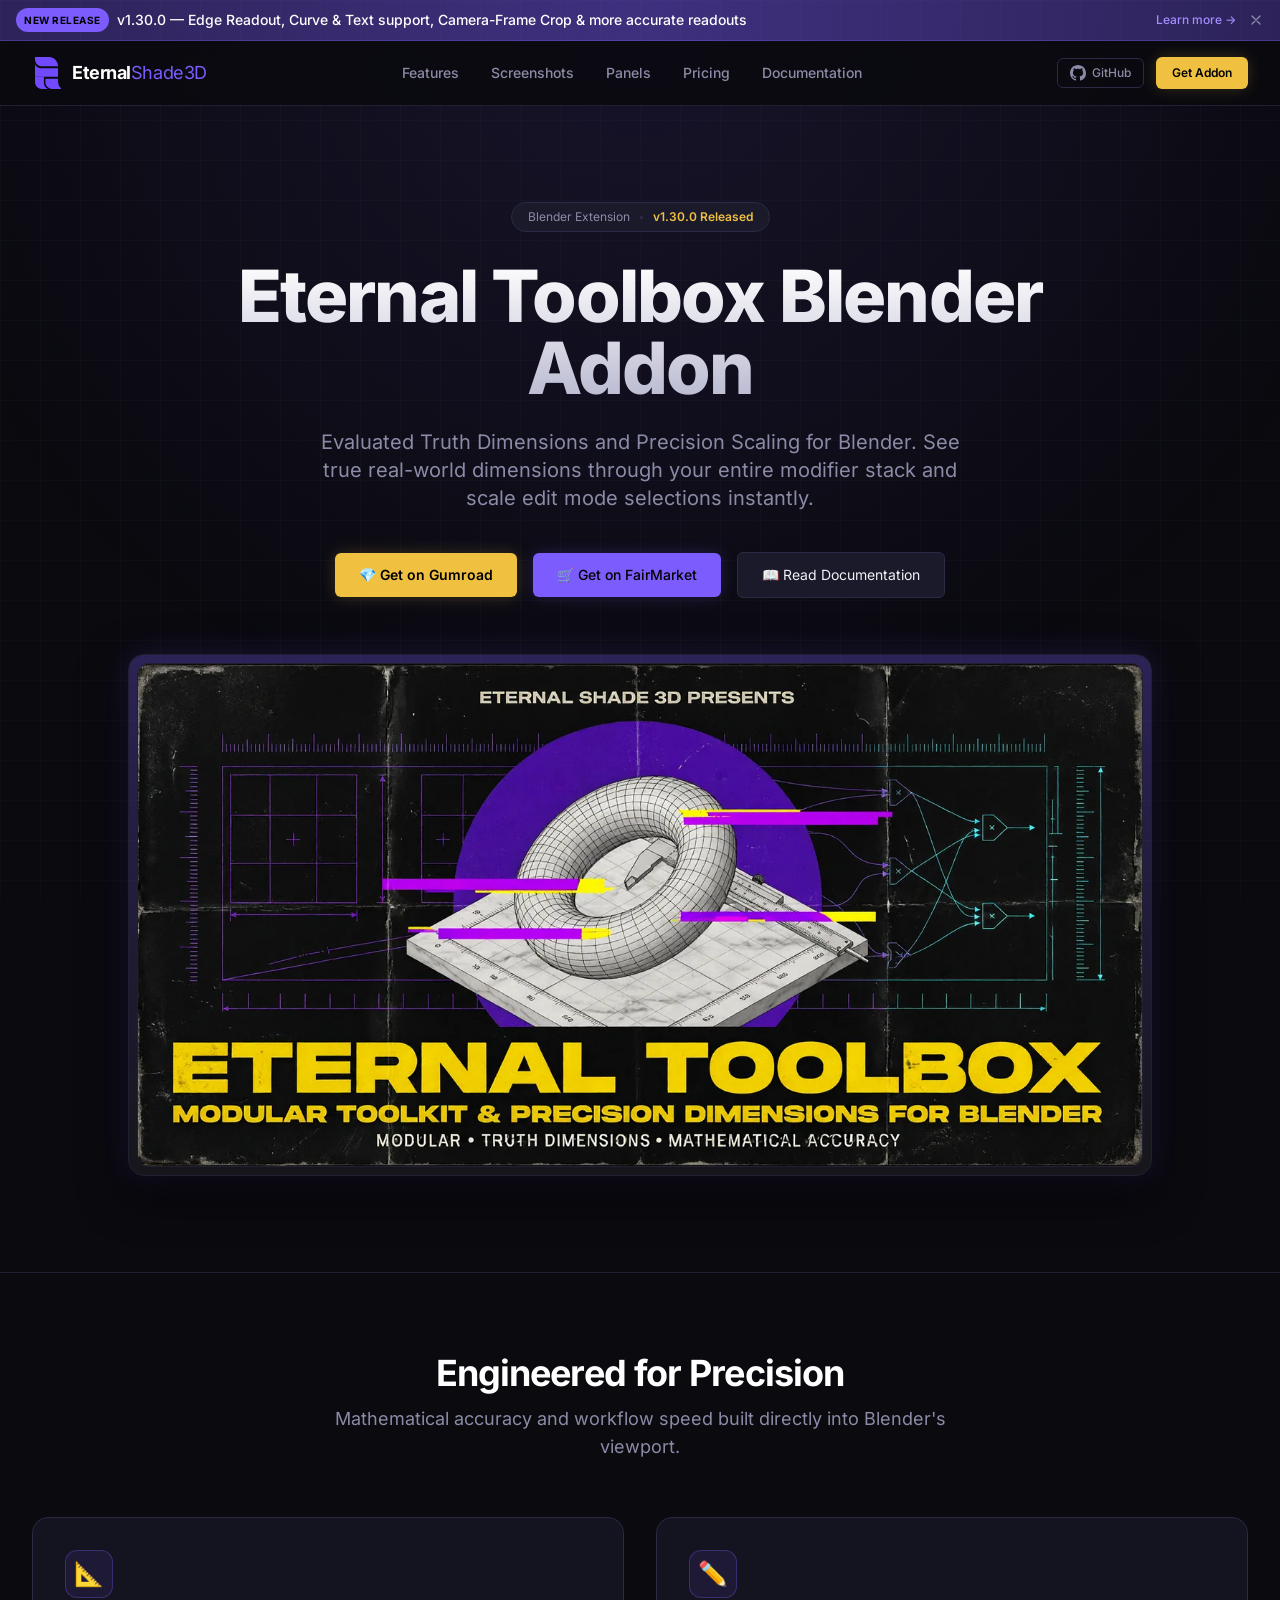
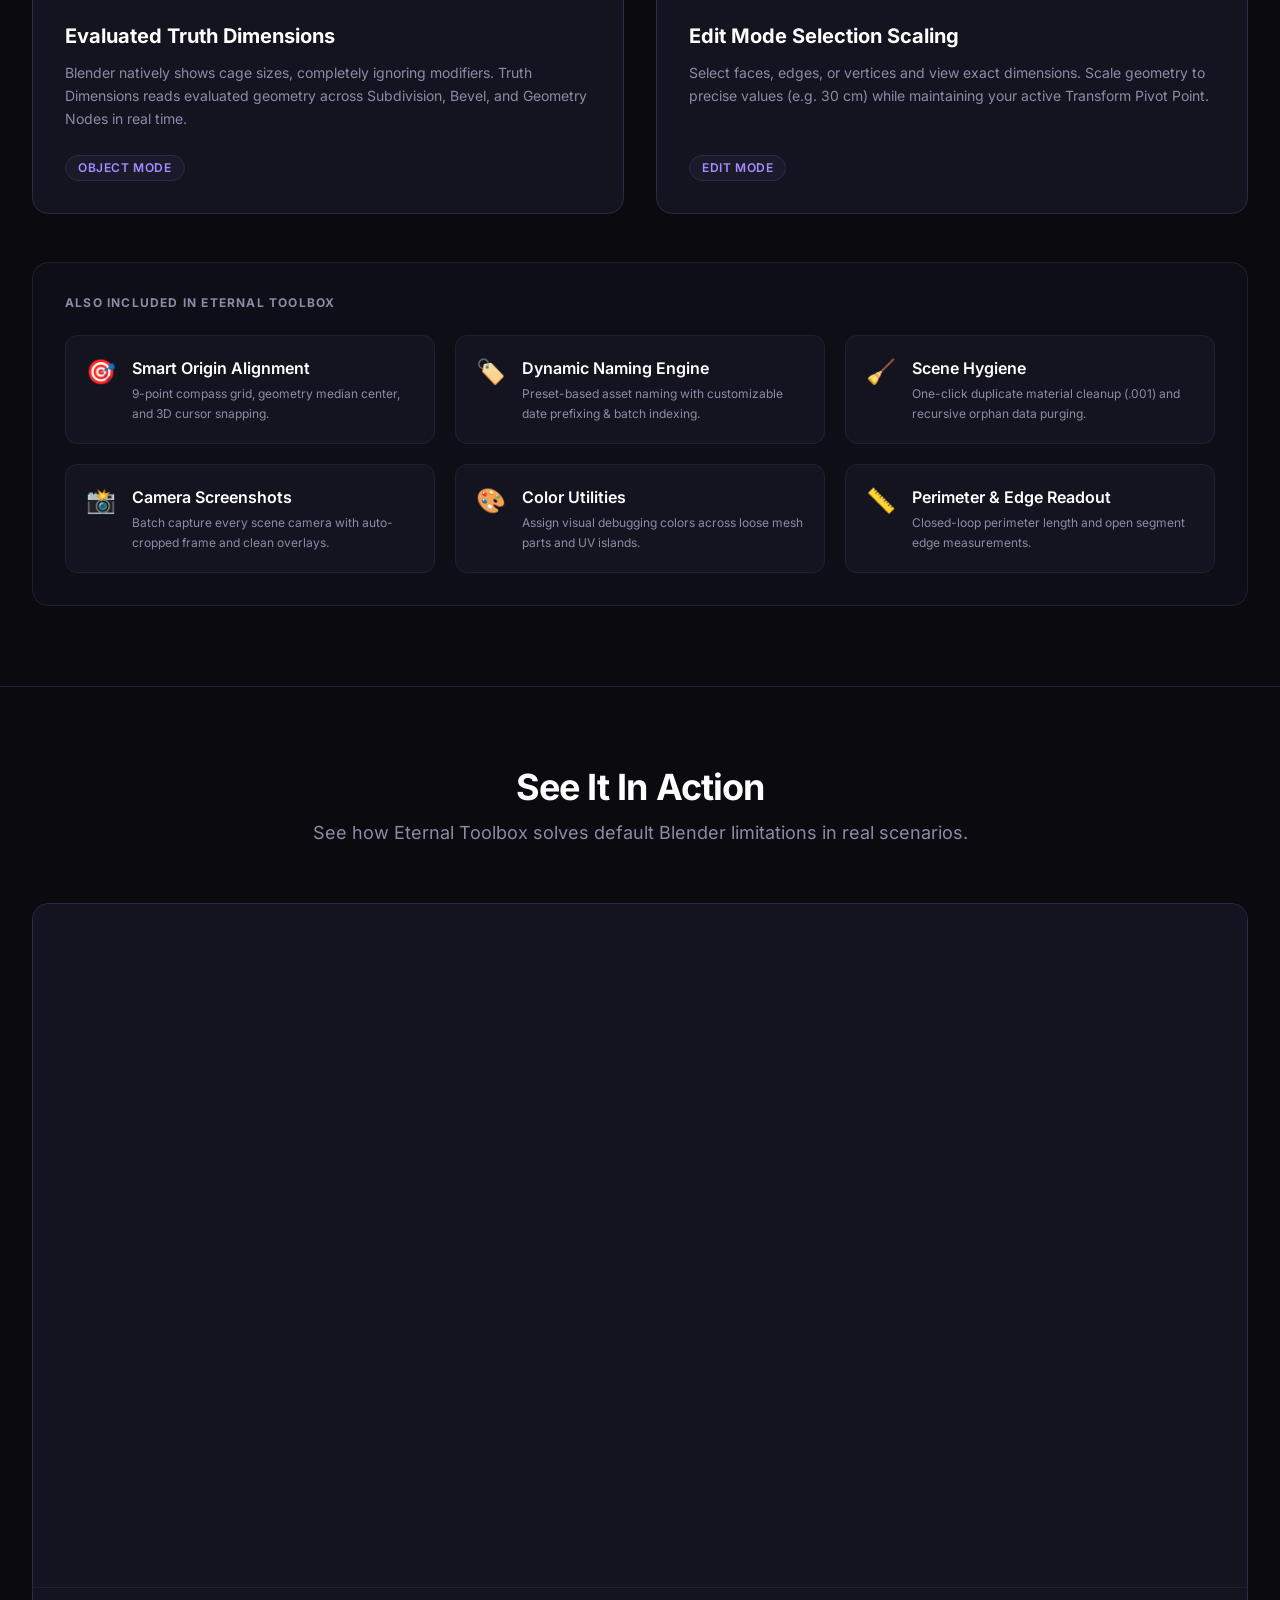
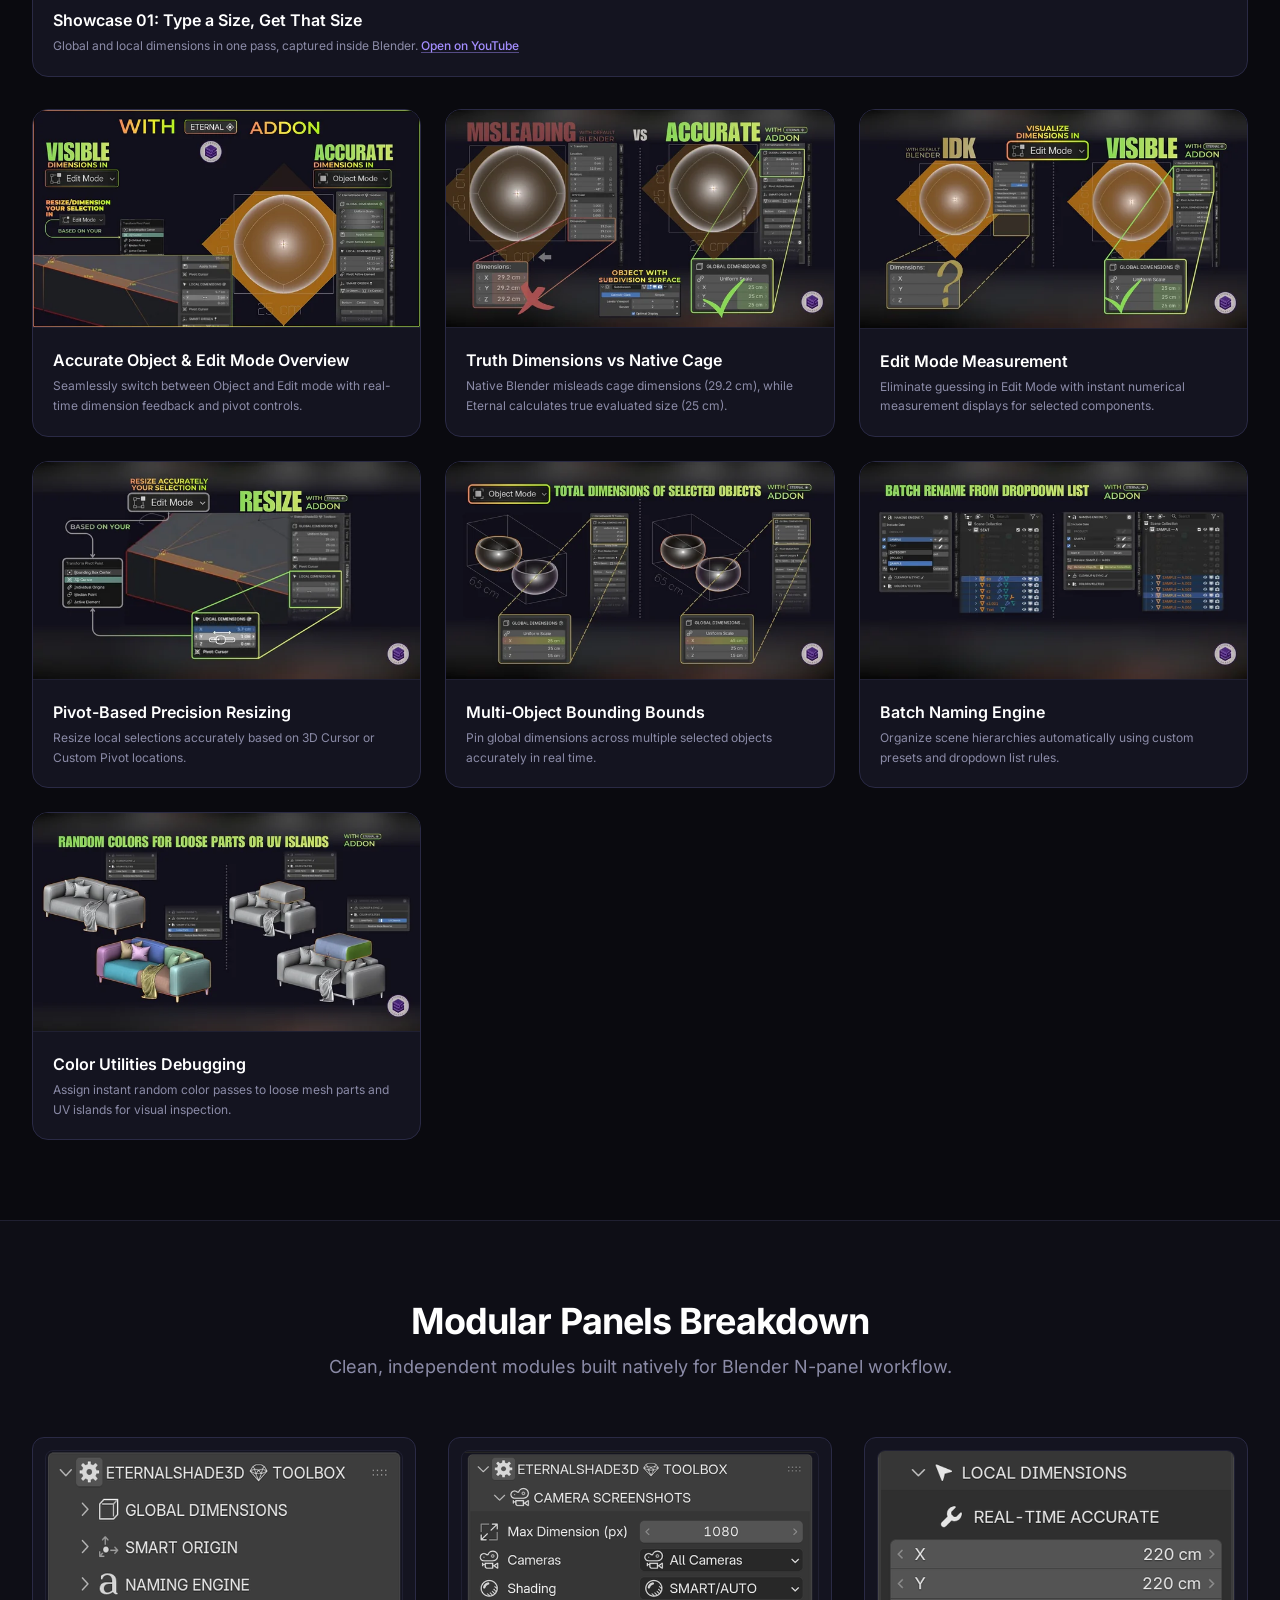
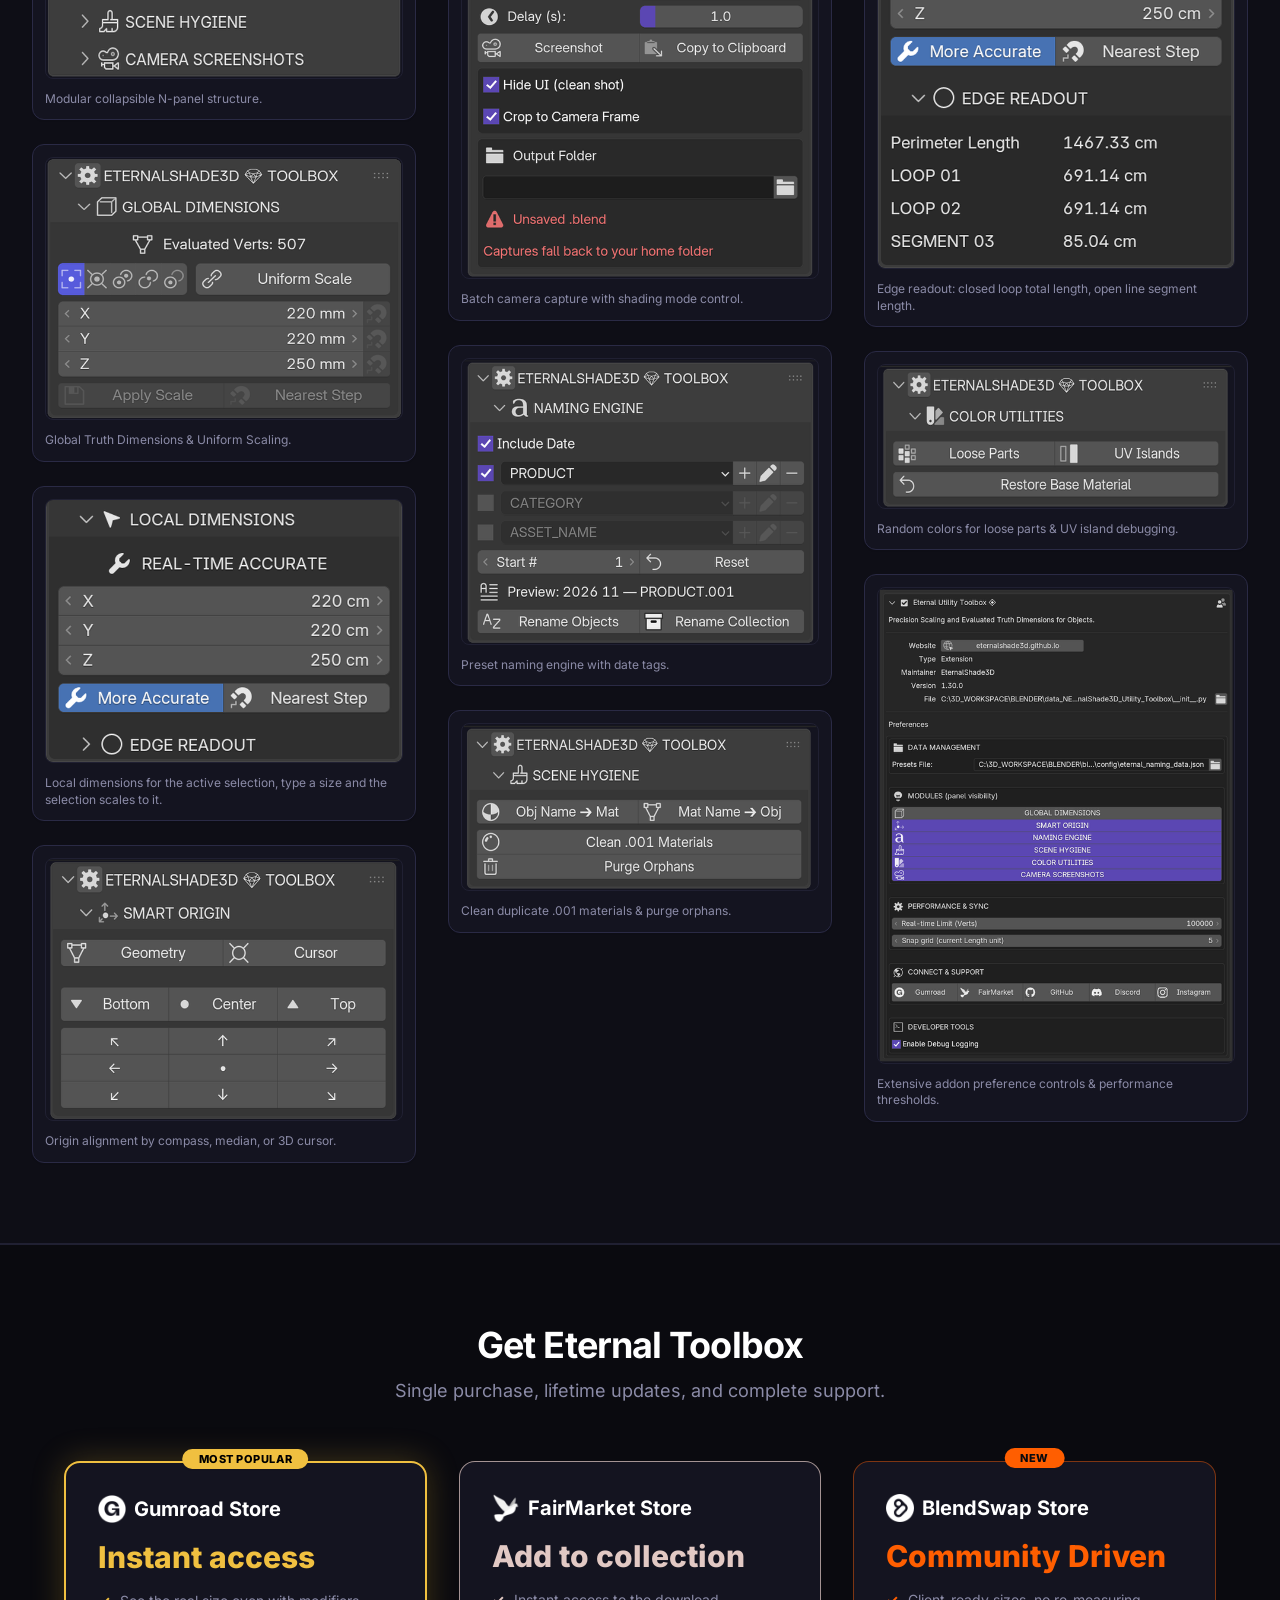
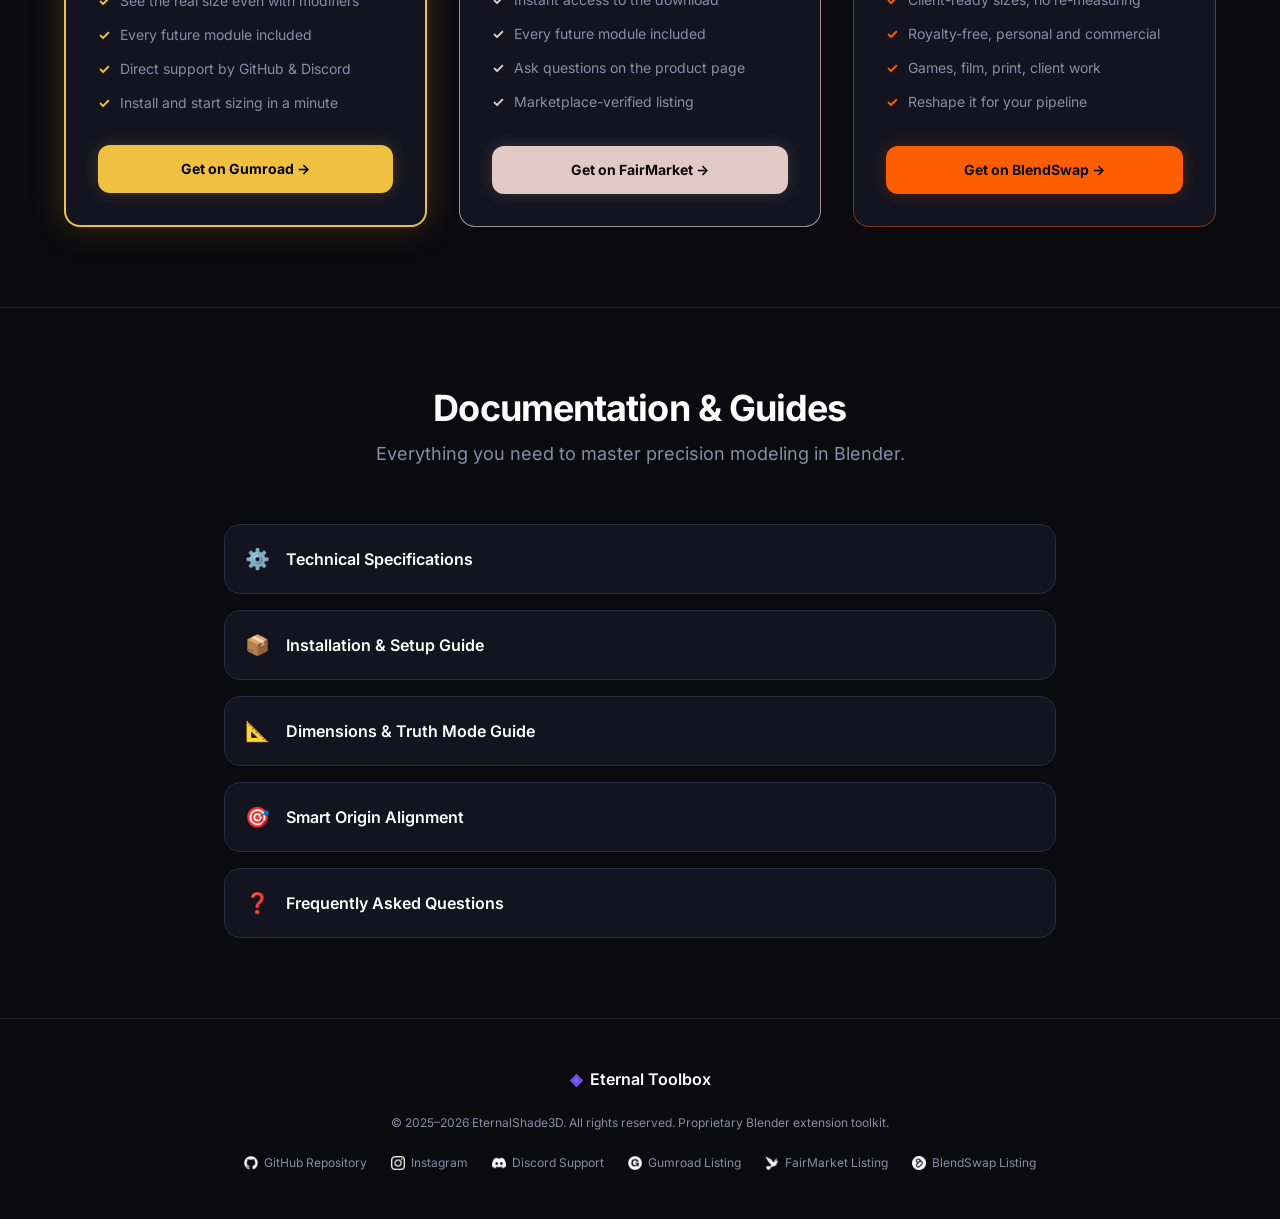
<file: index.html>
<!DOCTYPE html>
<html lang="en" class="scroll-smooth">
<head>
    <meta charset="utf-8"/>
    <meta name="viewport" content="width=device-width, initial-scale=1.0"/>
    <title>Eternal Toolbox ◈ | Precision Dimensions Addon for Blender</title>
    <meta name="description" content="Blender addon for Edit Mode dimensions, Truth Dimensions through modifiers, precision scaling with pivot points, smart origin alignment, and scene hygiene. Built for hard-surface modelers and ArchViz professionals."/>
    <meta name="keywords" content="Blender addon, edit mode dimensions, Blender dimensions, truth dimensions, precision scaling, origin alignment, Blender extension, 3D modeling tools, ArchViz Blender, hard surface modeling"/>
    <meta name="author" content="EternalShade3D"/>
    <meta name="robots" content="index, follow"/>
    <link rel="canonical" href="https://eternalshade3d.github.io/EternalShade3D-Toolbox/"/>

    <!-- Favicon (brand E mark, filled #7149FF) -->
    <link rel="icon" href="assets/favicon.svg" type="image/svg+xml"/>

    <!-- Open Graph -->
    <meta property="og:site_name" content="Eternal Toolbox"/>
    <meta property="og:title" content="Eternal Toolbox ◈ — Precision Dimensions for Blender"/>
    <meta property="og:description" content="See real dimensions in Edit Mode. Scale selections to exact values. Truth Dimensions through all modifiers."/>
    <meta property="og:type" content="website"/>
    <meta property="og:url" content="https://eternalshade3d.github.io/EternalShade3D-Toolbox/"/>
    <meta property="og:image" content="https://eternalshade3d.github.io/EternalShade3D-Toolbox/assets/eternal_toolbox_banner_clean.png"/>
    <meta property="og:image:width" content="1400"/>
    <meta property="og:image:height" content="700"/>
    <meta property="og:image:alt" content="Eternal Toolbox Blender addon banner"/>
    <meta property="og:locale" content="en_US"/>
    <meta name="twitter:card" content="summary_large_image"/>
    <meta name="twitter:title" content="Eternal Toolbox ◈ — Precision Dimensions Addon for Blender"/>
    <meta name="twitter:description" content="Blender addon for Edit Mode dimensions, Truth Dimensions through modifiers, precision scaling with pivot points. Built for hard-surface modelers and ArchViz professionals."/>
    <meta name="twitter:image" content="https://eternalshade3d.github.io/EternalShade3D-Toolbox/assets/eternal_toolbox_banner_clean.webp"/>
    <meta name="twitter:creator" content="@eternal.shade3d"/>

        <!-- Local styles (built from Tailwind, no CDN) -->
        <link rel="stylesheet" href="assets/fonts.css"/>
        <link rel="stylesheet" href="assets/style.css"/>

    <style>
        /* Ambient grid background */
        body {
            background-color: #0a0a0f;
        }
        body::before {
            content: '';
            position: fixed;
            inset: 0;
            background-image: 
                radial-gradient(circle at 50% 0%, rgba(124, 92, 252, 0.12) 0%, transparent 70%),
                linear-gradient(rgba(255, 255, 255, 0.02) 1px, transparent 1px),
                linear-gradient(90deg, rgba(255, 255, 255, 0.02) 1px, transparent 1px);
            background-size: 100% 100%, 40px 40px, 40px 40px;
            pointer-events: none;
            z-index: -1;
        }
        
        /* Custom scrollbar */
        ::-webkit-scrollbar {
            width: 8px;
        }
        ::-webkit-scrollbar-track {
            background: #0a0a0f;
        }
        ::-webkit-scrollbar-thumb {
            background: #202032;
            border-radius: 4px;
        }
        ::-webkit-scrollbar-thumb:hover {
            background: #2a2a45;
        }

        .glow-card-hover {
            transition: all 0.25s cubic-bezier(0.16, 1, 0.3, 1);
        }
        .glow-card-hover:hover {
            transform: translateY(-4px);
        }

        /* Pricing: one column on phones, 2 columns on tablets, 3 stores on desktop */
        #pricing .pricing-grid { max-width: 72rem; }
        @media (min-width: 640px) {
            #pricing .pricing-grid { grid-template-columns: repeat(auto-fit, minmax(17.5rem, 1fr)); }
        }
        /* Tablet: two cards per row and the third centred, not orphaned left */
        @media (min-width: 640px) and (max-width: 1023px) {
            #pricing .pricing-grid { display: flex; flex-wrap: wrap; justify-content: center; row-gap: 3rem; }
            #pricing .pricing-grid > * { flex: 0 1 calc(50% - 1rem); }
        }
        /* Phones: extra room so the badge does not crowd the card above */
        @media (max-width: 639px) {
            #pricing .pricing-grid { row-gap: 2.5rem; }
        }

        /* BlendSwap card accent: brand orange #ff5e00 */
        #pricing .card-blendswap { border-color: rgba(255, 94, 0, 0.45); }
        #pricing .card-blendswap:hover { border-color: #ff5e00; }
        #pricing .badge-new { background: #ff5e00; color: #0a0a0f; font-size: 11px; }
        #pricing .accent-blendswap { color: #ff5e00; }
        #pricing .btn-blendswap {
            background: #ff5e00;
            color: #0a0a0f;
            box-shadow: 0 0 16px rgba(255, 94, 0, 0.22);
        }
        #pricing .btn-blendswap:hover { background: #ff7a26; }

        /* FairMarket card accent: brand colour #e2c9c4 (black text, white would be 1.57:1) */
        #pricing .card-fairmarket { border-color: rgba(226, 201, 196, 0.7); }
        #pricing .card-fairmarket:hover { border-color: #e2c9c4; }
        #pricing .accent-fairmarket { color: #e2c9c4; }
        #pricing .btn-fairmarket {
            background: #e2c9c4;
            color: #0a0a0f;
            box-shadow: 0 0 16px rgba(226, 201, 196, 0.18);
        }
        #pricing .btn-fairmarket:hover { background: #f0dcd8; }

        /* Technical specifications table: stacked label/value on phones, two columns from 640px */
        #docs .spec-table table { border-collapse: collapse; }
        #docs .spec-table caption {
            position: absolute; width: 1px; height: 1px;
            padding: 0; margin: -1px; overflow: hidden;
            clip: rect(0 0 0 0); clip-path: inset(50%);
            white-space: nowrap; border: 0;
        }
        #docs .spec-table tbody, #docs .spec-table tr, #docs .spec-table th, #docs .spec-table td { display: block; width: 100%; }
        #docs .spec-table tr { border-bottom: 1px solid rgba(255, 255, 255, 0.07); }
        #docs .spec-table tr:last-child { border-bottom: none; }
        #docs .spec-table th {
            padding: 0.875rem 1rem 0.15rem;
            font-size: 0.68rem;
            font-weight: 700;
            letter-spacing: 0.09em;
            text-transform: uppercase;
            text-align: left;
            color: var(--brand-muted, #545470);
        }
        #docs .spec-table td { padding: 0 1rem 1rem; line-height: 1.55; text-align: left; }
        @media (min-width: 640px) {
            #docs .spec-table tbody { display: table-row-group; }
            #docs .spec-table tr { display: table-row; }
            #docs .spec-table th, #docs .spec-table td { display: table-cell; padding: 1rem; vertical-align: top; }
            #docs .spec-table th {
                width: 38%;
                font-size: 0.875rem;
                letter-spacing: normal;
                text-transform: none;
                font-weight: 600;
                color: #f0f0f5;
            }
        }

        /* Mobile menu */
        .menu-btn{
            display:flex;align-items:center;justify-content:center;
            width:2rem;height:2rem;background:transparent;border:none;color:var(--brand-muted);cursor:pointer;
        }
        .menu-btn[aria-expanded="true"]{color:var(--brand-heading);}
        .menu-bar{width:1.25rem;height:1px;background:currentColor;position:relative;}
        .menu-bar::before,.menu-bar::after{content:'';position:absolute;left:0;width:1.25rem;height:1px;background:currentColor;}
        .menu-bar::before{top:-6px;} .menu-bar::after{top:6px;}

        #mobile-menu{
            position:fixed;top:0;left:0;right:0;bottom:0;z-index:60;
            background:#0a0a0f;border-bottom:1px solid var(--brand-border);
            padding:1rem;display:flex;flex-direction:column;gap:0.5rem;
            transform:translateX(100%);transition:transform 0.3s ease;opacity:1;
        }
        #mobile-menu.open{transform:translateX(0);}
        #mobile-menu a{
            display:none;
        }
        #mobile-menu .menu-item{
            display:block;padding:0.85rem 1rem;font-size:0.9rem;font-weight:500;
            color:#8b8ba7;text-decoration:none;border-radius:var(--radius-md);
            transition:all 0.2s;position:relative;
        }
        #mobile-menu .menu-item:hover{color:#ffffff;background:#1a1a2b;}
        #mobile-menu .menu-item.btn-gold{color:#000;background:#f0c040;box-shadow:0 0 16px rgba(240,192,64,0.2);}
        #mobile-menu .menu-item.btn-gold:hover{background:#e0b030;}

        .menu-header{padding:0 0 1rem 0;border-bottom:1px solid #2a2a45;margin-bottom:1.5rem;}
        .menu-section-label{font-size:0.65rem;font-weight:700;letter-spacing:0.1em;text-transform:uppercase;color:#545470;margin-bottom:0.75rem;padding-left:0.25rem;}
        .menu-footer{font-size:0.7rem;color:#545470;text-align:center;padding-top:1rem;border-top:1px solid #2a2a45;}

        .menu-close{
            position:absolute;top:1rem;right:1rem;z-index:70;
            background:transparent;border:none;color:#8b8ba7;
            cursor:pointer;width:2rem;height:2rem;display:flex;align-items:center;justify-content:center;
        }
        .menu-close:hover{color:#ffffff;}
        .skip-link{
            position:absolute;left:-9999px;top:auto;width:1px;height:1px;overflow:hidden;
        }
        /* Zoom Modal Gallery */
        .cursor-zoom-in{cursor:zoom-in}
        .zoom-modal{position:fixed;inset:0;z-index:100;background:rgba(10,10,15,0.94);backdrop-filter:blur(8px);display:none;animation:zoomFadeIn .25s ease}
        .zoom-modal.open{display:flex}
        .zoom-stage{position:relative;flex:1 1 auto;width:100%;height:100%;display:flex;align-items:center;justify-content:center;padding:2rem}
        .zoom-modal .zoom-backdrop{position:absolute;inset:0;cursor:zoom-out}
        .zoom-content{position:relative;z-index:10;max-width:98vw;max-height:96vh;display:flex;flex-direction:column;align-items:center;gap:0.5rem}
        .zoom-content img[src*="panel_"]{max-width:min(calc(100vw - 2rem), 600px)}
        .zoom-content img{max-width:98vw;max-height:82vh;width:auto;height:auto;border-radius:1rem;border:1px solid var(--brand-border);box-shadow:0 20px 80px rgba(0,0,0,0.8);cursor:zoom-in;object-fit:contain}
        .zoom-btn-close{position:absolute;top:1rem;right:1rem;z-index:20;width:2.75rem;height:2.75rem;border-radius:50%;background:rgba(0,0,0,0.65);border:1px solid var(--brand-borderMedium);color:#fff;cursor:pointer;display:flex;align-items:center;justify-content:center;font-size:1.5rem;line-height:1}
        .zoom-btn-close:hover{background:rgba(0,0,0,0.9)}
        #zoom-prev,#zoom-next{position:absolute;top:50%;transform:translateY(-50%);z-index:15;width:2.75rem;height:2.75rem;border-radius:50%;background:rgba(0,0,0,0.65);border:1px solid var(--brand-borderMedium);color:#fff;font-size:1.5rem;cursor:pointer;display:flex;align-items:center;justify-content:center}
        #zoom-prev{left:1rem}
        #zoom-next{right:1rem}
        #zoom-prev:hover,#zoom-next:hover{background:rgba(0,0,0,0.9)}
        .zoom-caption{color:#8b8ba7;font-size:0.875rem;text-align:center;margin-top:0.25rem}
        /* Caption links: #A48EFF is 6.86:1 on the card surface, underline keeps them from being colour-only */
        #screenshots figcaption a{color:#A48EFF;text-decoration:underline;text-underline-offset:0.18em;text-decoration-thickness:1px;text-decoration-color:rgba(164,142,255,0.45)}
        #screenshots figcaption a:hover{text-decoration-color:#A48EFF}
        /* <picture> must fill the 16:9 card stage exactly like the old bare <img> did */
        #screenshots picture{display:block;width:100%;height:100%}
        @media (max-width:639px){
            .zoom-stage{padding:1rem 1rem 4.75rem}
            #zoom-prev,#zoom-next{top:auto;bottom:1rem}
            #zoom-prev{left:50%;transform:translateX(calc(-100% - 0.5rem))}
            #zoom-next{right:50%;transform:translateX(calc(100% + 0.5rem))}
            .zoom-content img{max-height:72vh}
            .zoom-caption{margin-top:0}
        }
        @keyframes zoomFadeIn{from{opacity:0}to{opacity:1}}
    </style>

    <script type="application/ld+json">
    {
      "@context": "https://schema.org/",
      "@graph": [
        {
          "@type": "Person",
          "@id": "#person",
          "name": "Márcio",
          "jobTitle": "3D+AI Freelancer, Blender Addon Developer",
          "worksFor": {
            "@type": "Organization",
            "name": "EternalShade3D"
          },
          "address": {
            "@type": "PostalAddress",
            "addressCountry": "PT"
          },
          "sameAs": [
            "https://www.instagram.com/eternal.shade3d/",
            "https://github.com/EternalShade3D/",
            "https://discord.com/invite/DHMT6J6TmX"
          ]
        },
        {
          "@type": "Organization",
          "@id": "#org",
          "name": "EternalShade3D",
          "legalName": "EternalShade3D",
          "url": "https://eternalshade3d.github.io/EternalShade3D-Toolbox/",
          "logo": "https://eternalshade3d.github.io/EternalShade3D-Toolbox/assets/favicon.svg",
          "sameAs": [
            "https://www.instagram.com/eternal.shade3d/",
            "https://github.com/EternalShade3D/EternalShade3D-Toolbox",
            "https://discord.com/invite/DHMT6J6TmX",
            "https://eternalshade3d.gumroad.com/",
            "https://eternalshade3d.s.fairmarket.land/",
            "https://www.instagram.com/eternal.shade3d/"
          ],
          "address": {
            "@type": "PostalAddress",
            "addressCountry": "PT"
          },
          "founder": {"@id": "#person"}
        },
        {
          "@type": "SoftwareApplication",
          "@id": "#app",
          "name": "Eternal Toolbox",
          "alternateName": "EternalShade3D Toolbox",
          "applicationCategory": "ProductivityApplication",
          "operatingSystem": "Windows, macOS, Linux",
          "author": {"@id": "#person"},
          "publisher": {"@id": "#org"},
          "description": "Blender 4.2+ extension. Evaluated Truth Dimensions through modifier stacks, Edit Mode precision scaling, Smart Origin alignment, Dynamic Naming Engine, Scene Hygiene, Color Utilities.",
          "featureList": [
            "Evaluated Truth Dimensions (Subdivision, Displace, Bevel, Geometry Nodes)",
            "Edit Mode selection dimensions with pivot point control",
            "Smart Origin Alignment 9-point compass grid",
            "Dynamic Naming Engine with date prefixing",
            "Scene Hygiene material cleanup and orphan purging",
            "Color Utilities random loose parts and UV island colors",
            "Camera Screenshots batch capture"
          ],
          "sameAs": [
            "https://github.com/EternalShade3D/EternalShade3D-Toolbox",
            "https://eternalshade3d.github.io/EternalShade3D-Toolbox/",
            "https://eternalshade3d.gumroad.com/l/eternal-utility-toolbox",
            "https://www.fairmarket.land/product/eternal-utility-toolbox"
          ]
        },
        {
          "@type": "FAQPage",
          "mainEntity": [
            {
              "@type": "Question",
              "name": "What Blender versions does Eternal Toolbox support?",
              "acceptedAnswer": {
                "@type": "Answer",
                "text": "Blender 4.2.0 or later, Windows, macOS, or Linux. Requires the Blender extension system (blender_manifest.toml)."
              }
            },
            {
              "@type": "Question",
              "name": "What are Truth Dimensions in Blender?",
              "acceptedAnswer": {
                "@type": "Answer",
                "text": "Truth Dimensions reads the real evaluated size of your object after all modifiers (Subdivision, Displace, Bevel, Geometry Nodes), not Blender's native cage dimensions."
              }
            },
            {
              "@type": "Question",
              "name": "Where can I buy Eternal Toolbox?",
              "acceptedAnswer": {
                "@type": "Answer",
                "text": "Available on Gumroad and FairMarket. Links on the official page at eternalshade3d.github.io/EternalShade3D-Toolbox."
              }
            }
          ]
        }
      ]
    }
    </script>
</head>

<body class="text-brand-text font-sans antialiased min-h-screen flex flex-col">

    <!-- Skip to content -->
    <a href="#main" class="skip-link">Skip to content</a>

    <!-- ==========================================
         ANNOUNCEMENT BAR
         ========================================== -->
    <div id="announcement-bar" class="bg-gradient-to-r from-brand-accent/30 via-brand-accent/40 to-brand-accent/30 border-b border-brand-accentBorder text-xs sm:text-sm text-brand-heading py-2 px-4 transition-all duration-300">
        <div class="max-w-7xl mx-auto flex items-center justify-between gap-3">
            <div class="flex items-center gap-2 overflow-hidden text-ellipsis whitespace-nowrap">
                <span class="inline-block bg-brand-accent text-black text-[10px] uppercase font-bold tracking-wider px-2 py-0.5 rounded-full">New Release</span>
                <span class="font-medium text-brand-heading">v1.30.0 — Edge Readout, Curve &amp; Text support, Camera-Frame Crop &amp; more accurate readouts</span>
            </div>
            <div class="flex items-center gap-3 shrink-0">
                <a href="#docs" class="text-brand-accentLight hover:underline font-medium text-xs">Learn more &rarr;</a>
                <button onclick="document.getElementById('announcement-bar').style.display='none'" class="text-brand-muted hover:text-brand-heading transition-colors" aria-label="Dismiss Announcement">
                    <svg class="w-4 h-4" fill="none" stroke="currentColor" viewBox="0 0 24 24"><path stroke-linecap="round" stroke-linejoin="round" stroke-width="2" d="M6 18L18 6M6 6l12 12"/></svg>
                </button>
            </div>
        </div>
    </div>

    <!-- ==========================================
         HEADER / NAVIGATION
         ========================================== -->
    <header class="sticky top-0 z-50 bg-[#0a0a0f]/85 backdrop-blur-md border-b border-brand-border">
        <nav class="max-w-7xl mx-auto px-4 sm:px-6 lg:px-8 h-16 flex items-center justify-between">
            <!-- Brand Logo -->
            <a href="#" class="flex items-center gap-2 text-brand-heading font-bold text-lg tracking-tight hover:opacity-90 transition-opacity whitespace-nowrap">
                <img src="assets/favicon.svg" alt="" class="mark" width="32" height="32"/>
                <span>Eternal<span class="text-brand-accent font-normal">Shade3D</span></span>
            </a>

            <!-- Desktop Nav Links -->
            <ul class="hidden lg:flex items-center gap-8 text-sm font-medium text-brand-muted whitespace-nowrap">
                <li><a href="#features" class="hover:text-brand-heading transition-colors">Features</a></li>
                <li><a href="#screenshots" class="hover:text-brand-heading transition-colors">Screenshots</a></li>
                <li><a href="#panels" class="hover:text-brand-heading transition-colors">Panels</a></li>
                <li><a href="#pricing" class="hover:text-brand-heading transition-colors">Pricing</a></li>
                <li><a href="#docs" class="hover:text-brand-heading transition-colors">Documentation</a></li>
            </ul>

            <!-- Navigation Actions -->
            <div class="flex items-center gap-3">
                <a href="https://github.com/EternalShade3D/EternalShade3D-Toolbox" target="_blank" rel="noopener" class="hidden sm:inline-flex items-center gap-1.5 px-3 py-1.5 text-xs font-medium text-brand-muted hover:text-brand-heading border border-brand-borderMedium rounded-md hover:border-brand-borderHover transition-all">
                    <svg class="w-4 h-4 fill-current" viewBox="0 0 24 24"><path d="M12 0C5.37 0 0 5.37 0 12c0 5.31 3.435 9.795 8.205 11.385.6.105.825-.255.825-.57 0-.285-.015-1.23-.015-2.235-3.015.555-3.795-.735-4.035-1.41-.135-.345-.72-1.41-1.23-1.695-.42-.225-1.02-.78-.015-.795.945-.015 1.62.87 1.845 1.23 1.08 1.815 2.805 1.305 3.495.99.105-.78.42-1.305.765-1.605-2.67-.3-5.46-1.335-5.46-5.925 0-1.305.465-2.385 1.23-3.225-.12-.3-.54-1.53.12-3.18 0 0 1.005-.315 3.3 1.23.96-.27 1.98-.405 3-.405s2.04.135 3 .405c2.295-1.56 3.3-1.23 3.3-1.23.66 1.65.24 2.88.12 3.18.765.84 1.23 1.905 1.23 3.225 0 4.605-2.805 5.625-5.475 5.925.435.375.81 1.095.81 2.22 0 1.605-.015 2.895-.015 3.3 0 .315.225.69.825.57A12.02 12.02 0 0024 12c0-6.63-5.37-12-12-12z"/></svg>
                    <span>GitHub</span>
                </a>
                <a href="#pricing" class="inline-flex items-center gap-1.5 bg-brand-gold hover:bg-brand-goldHover text-black font-semibold text-xs px-4 py-2 rounded-md shadow-[0_0_16px_rgba(240,192,64,0.2)] transition-all transform hover:-translate-y-0.5">
                    <span>Get Addon</span>
                </a>
                <!-- Mobile hamburger -->
                <button class="menu-btn lg:hidden" aria-expanded="false" aria-controls="mobile-menu" aria-label="Menu" onclick="toggleMenu()">
                    <span class="menu-bar"></span>
                </button>
            </div>
        </nav>
    </header>

    <!-- Mobile menu panel -->
    <div id="mobile-menu">
        <div class="menu-header flex items-center justify-between pb-2 border-b border-brand-borderMedium mb-4">
            <div class="flex items-center gap-2">
                <img src="assets/favicon.svg" alt="" class="mark" width="32" height="32"/>
                <span>Eternal<span class="text-brand-accent font-normal">Shade3D</span></span>
            </div>
            <button class="menu-close" aria-label="Close menu" onclick="toggleMenu()">
                <svg class="w-6 h-6" fill="none" stroke="currentColor" stroke-width="2" stroke-linecap="round" stroke-linejoin="round" viewBox="0 0 24 24"><line x1="18" y1="6" x2="6" y2="18"></line><line x1="6" y1="6" x2="18" y2="18"></line></svg>
            </button>
        </div>

        <div class="menu-section">
            <div class="menu-section-label">Explore</div>
            <a href="#features" class="menu-item">📐 Features</a>
            <a href="#screenshots" class="menu-item">🖼️ Screenshots</a>
            <a href="#panels" class="menu-item">🧩 Panels</a>
            <a href="#docs" class="menu-item">📖 Documentation</a>
        </div>

        <div class="menu-section">
            <div class="menu-section-label">Get it</div>
            <a href="#pricing" class="menu-item">💎 Pricing</a>
            <a href="https://github.com/EternalShade3D/EternalShade3D-Toolbox" target="_blank" rel="noopener" class="menu-item">🐙 GitHub Repository</a>
            <a href="#pricing" class="menu-item btn-gold" style="margin-top:0.5rem;">Get Addon</a>
        </div>

        <div class="menu-footer mt-auto pt-4 border-t border-brand-borderMedium">
            <p class="text-[10px] text-brand-dim">v1.30.0 · EternalShade3D</p>
        </div>
    </div>

    <main class="flex-grow" id="main">
        <!-- ==========================================
             HERO SECTION
             ========================================== -->
        <section class="py-16 lg:py-24 text-center relative">
            <div class="max-w-7xl mx-auto px-4 sm:px-6 lg:px-8">
                
                <!-- Hero Badge -->
                <div class="inline-flex items-center gap-2 px-4 py-1.5 rounded-full bg-brand-surface border border-brand-borderMedium text-xs text-brand-muted mb-7 shadow-sm">
                    <span>Blender Extension</span>
                    <span class="text-brand-borderMedium">•</span>
                    <strong class="text-brand-gold font-semibold">v1.30.0 Released</strong>
                </div>

                <!-- Headline -->
                <h1 class="text-4xl sm:text-6xl lg:text-7xl font-extrabold tracking-tight bg-gradient-to-b from-white to-[#b8b8d0] bg-clip-text text-transparent max-w-4xl mx-auto leading-tight mb-6">
                    Eternal Toolbox Blender Addon
                </h1>
                
                <p class="text-lg sm:text-xl text-brand-muted max-w-2xl mx-auto leading-relaxed mb-10 font-normal">
                    Evaluated Truth Dimensions and Precision Scaling for Blender. See true real-world dimensions through your entire modifier stack and scale edit mode selections instantly.
                </p>

                <!-- Action Buttons -->
                <div class="flex flex-col sm:flex-row items-center justify-center gap-4 mb-14">
                    <a href="https://eternalshade3d.gumroad.com/l/eternal-utility-toolbox" target="_blank" rel="noopener" class="w-full sm:w-auto inline-flex items-center justify-center gap-2 bg-brand-gold hover:bg-brand-goldHover text-black font-semibold text-sm px-6 py-3 rounded-md shadow-[0_0_16px_rgba(240,192,64,0.2)] transition-all transform hover:-translate-y-0.5">
                        <span>💎 Get on Gumroad</span>
                    </a>
                    <a href="https://www.fairmarket.land/product/eternal-utility-toolbox" target="_blank" rel="noopener" class="w-full sm:w-auto inline-flex items-center justify-center gap-2 bg-brand-accent hover:bg-brand-accentHover text-black font-medium text-sm px-6 py-3 rounded-md shadow-[0_0_16px_rgba(124,92,252,0.2)] transition-all transform hover:-translate-y-0.5">
                        <span>🛒 Get on FairMarket</span>
                    </a>
                    <a href="#docs" class="w-full sm:w-auto inline-flex items-center justify-center gap-2 bg-brand-surface text-brand-text hover:bg-brand-surface/80 border border-brand-borderMedium hover:border-brand-muted text-sm px-6 py-3 rounded-md transition-all">
                        <span>📖 Read Documentation</span>
                    </a>
                </div>

                <!-- Banner Preview -->
                <div class="max-w-5xl mx-auto rounded-2xl p-2 bg-gradient-to-b from-brand-accent/30 to-white/5 border border-brand-border shadow-[0_16px_48px_rgba(0,0,0,0.6),0_0_32px_rgba(124,92,252,0.2)]">
                    <picture>
                        <source srcset="assets/eternal_toolbox_banner_700.webp 700w, assets/eternal_toolbox_banner_clean.webp 1400w"
                                sizes="(min-width:1024px) 1024px, 92vw" type="image/webp"/>
                        <img src="assets/eternal_toolbox_banner_clean.png"
                             alt="Eternal Toolbox Banner"
                             width="1400" height="700"
                             fetchpriority="high"
                             loading="eager"
                             class="w-full h-auto rounded-xl border border-brand-border"/>
                    </picture>
                </div>

            </div>
        </section>

        <!-- ==========================================
             CORE FEATURES & ALSO INCLUDED (FULL CARDS)
             ========================================== -->
        <section id="features" class="py-20 border-t border-brand-border">
            <div class="max-w-7xl mx-auto px-4 sm:px-6 lg:px-8">
                
                <div class="text-center max-w-2xl mx-auto mb-14">
                    <h2 class="text-3xl sm:text-4xl font-bold tracking-tight text-brand-heading mb-3">
                        Engineered for Precision
                    </h2>
                    <p class="text-brand-muted text-base sm:text-lg">
                        Mathematical accuracy and workflow speed built directly into Blender's viewport.
                    </p>
                </div>

                <!-- 2 Main Core Cards -->
                <div class="grid grid-cols-1 md:grid-cols-2 gap-8 mb-12">
                    <div class="glow-card-hover rounded-2xl bg-brand-card border border-brand-borderMedium p-8 flex flex-col justify-between hover:border-brand-accentBorder hover:shadow-glow-purple">
                        <div>
                            <div class="w-12 h-12 rounded-xl bg-brand-accentSubtle border border-brand-accentBorder flex items-center justify-center text-2xl mb-6">
                                📐
                            </div>
                            <h3 class="text-xl font-bold text-brand-heading mb-3">Evaluated Truth Dimensions</h3>
                            <p class="text-brand-muted text-sm leading-relaxed mb-6">
                                Blender natively shows cage sizes, completely ignoring modifiers. Truth Dimensions reads evaluated geometry across Subdivision, Bevel, and Geometry Nodes in real time.
                            </p>
                        </div>
                        <div>
                            <span class="inline-block px-3 py-1 rounded-full text-xs font-semibold uppercase tracking-wider bg-brand-surface border border-brand-borderMedium text-brand-accentLight">
                                Object Mode
                            </span>
                        </div>
                    </div>

                    <div class="glow-card-hover rounded-2xl bg-brand-card border border-brand-borderMedium p-8 flex flex-col justify-between hover:border-brand-accentBorder hover:shadow-glow-purple">
                        <div>
                            <div class="w-12 h-12 rounded-xl bg-brand-accentSubtle border border-brand-accentBorder flex items-center justify-center text-2xl mb-6">
                                ✏️
                            </div>
                            <h3 class="text-xl font-bold text-brand-heading mb-3">Edit Mode Selection Scaling</h3>
                            <p class="text-brand-muted text-sm leading-relaxed mb-6">
                                Select faces, edges, or vertices and view exact dimensions. Scale geometry to precise values (e.g. 30 cm) while maintaining your active Transform Pivot Point.
                            </p>
                        </div>
                        <div>
                            <span class="inline-block px-3 py-1 rounded-full text-xs font-semibold uppercase tracking-wider bg-brand-surface border border-brand-borderMedium text-brand-accentLight">
                                Edit Mode
                            </span>
                        </div>
                    </div>
                </div>

                <!-- "Also Included in Eternal Toolbox" Grid (FULL 6 CARDS) -->
                <div class="rounded-2xl bg-brand-elevated border border-brand-border p-8">
                    <h3 class="text-xs font-bold uppercase tracking-widest text-brand-muted mb-6">
                        Also Included in Eternal Toolbox
                    </h3>
                    
                    <div class="grid grid-cols-1 sm:grid-cols-2 lg:grid-cols-3 gap-5">
                        
                        <!-- 1. Smart Origin -->
                        <a href="#docs" class="glow-card-hover flex items-start gap-4 p-5 rounded-xl bg-brand-card border border-brand-border hover:border-brand-borderMedium hover:bg-brand-surface transition-all group">
                            <div class="text-2xl shrink-0">🎯</div>
                            <div>
                                <h4 class="text-base font-semibold text-brand-heading mb-1 group-hover:text-brand-accentLight transition-colors">Smart Origin Alignment</h4>
                                <p class="text-xs text-brand-muted leading-relaxed font-normal">9-point compass grid, geometry median center, and 3D cursor snapping.</p>
                            </div>
                        </a>

                        <!-- 2. Dynamic Naming Engine -->
                        <a href="#docs" class="glow-card-hover flex items-start gap-4 p-5 rounded-xl bg-brand-card border border-brand-border hover:border-brand-borderMedium hover:bg-brand-surface transition-all group">
                            <div class="text-2xl shrink-0">🏷️</div>
                            <div>
                                <h4 class="text-base font-semibold text-brand-heading mb-1 group-hover:text-brand-accentLight transition-colors">Dynamic Naming Engine</h4>
                                <p class="text-xs text-brand-muted leading-relaxed font-normal">Preset-based asset naming with customizable date prefixing &amp; batch indexing.</p>
                            </div>
                        </a>

                        <!-- 3. Scene Hygiene -->
                        <a href="#docs" class="glow-card-hover flex items-start gap-4 p-5 rounded-xl bg-brand-card border border-brand-border hover:border-brand-borderMedium hover:bg-brand-surface transition-all group">
                            <div class="text-2xl shrink-0">🧹</div>
                            <div>
                                <h4 class="text-base font-semibold text-brand-heading mb-1 group-hover:text-brand-accentLight transition-colors">Scene Hygiene</h4>
                                <p class="text-xs text-brand-muted leading-relaxed font-normal">One-click duplicate material cleanup (.001) and recursive orphan data purging.</p>
                            </div>
                        </a>

                        <!-- 4. Camera Screenshots -->
                        <a href="#docs" class="glow-card-hover flex items-start gap-4 p-5 rounded-xl bg-brand-card border border-brand-border hover:border-brand-borderMedium hover:bg-brand-surface transition-all group">
                            <div class="text-2xl shrink-0">📸</div>
                            <div>
                                <h4 class="text-base font-semibold text-brand-heading mb-1 group-hover:text-brand-accentLight transition-colors">Camera Screenshots</h4>
                                <p class="text-xs text-brand-muted leading-relaxed font-normal">Batch capture every scene camera with auto-cropped frame and clean overlays.</p>
                            </div>
                        </a>

                        <!-- 5. Color Utilities -->
                        <a href="#docs" class="glow-card-hover flex items-start gap-4 p-5 rounded-xl bg-brand-card border border-brand-border hover:border-brand-borderMedium hover:bg-brand-surface transition-all group">
                            <div class="text-2xl shrink-0">🎨</div>
                            <div>
                                <h4 class="text-base font-semibold text-brand-heading mb-1 group-hover:text-brand-accentLight transition-colors">Color Utilities</h4>
                                <p class="text-xs text-brand-muted leading-relaxed font-normal">Assign visual debugging colors across loose mesh parts and UV islands.</p>
                            </div>
                        </a>

                        <!-- 6. Perimeter & Edge Readout -->
                        <a href="#docs" class="glow-card-hover flex items-start gap-4 p-5 rounded-xl bg-brand-card border border-brand-border hover:border-brand-borderMedium hover:bg-brand-surface transition-all group">
                            <div class="text-2xl shrink-0">📏</div>
                            <div>
                                <h4 class="text-base font-semibold text-brand-heading mb-1 group-hover:text-brand-accentLight transition-colors">Perimeter &amp; Edge Readout</h4>
                                <p class="text-xs text-brand-muted leading-relaxed font-normal">Closed-loop perimeter length and open segment edge measurements.</p>
                            </div>
                        </a>

                    </div>
                </div>

            </div>
        </section>

        <!-- ==========================================
             SCREENSHOTS / WORKFLOW SECTION
             ========================================== -->
        <section id="screenshots" class="py-20 border-t border-brand-border">
            <div class="max-w-7xl mx-auto px-4 sm:px-6 lg:px-8">
                
                <div class="text-center max-w-2xl mx-auto mb-14">
                    <h2 class="text-3xl sm:text-4xl font-bold tracking-tight text-brand-heading mb-3">
                        See It In Action
                    </h2>
                    <p class="text-brand-muted text-base sm:text-lg">
                        See how Eternal Toolbox solves default Blender limitations in real scenarios.
                    </p>
                </div>

                <!-- Showcase 01: standard YouTube embed with native thumbnail + controls -->
                <figure class="glow-card-hover rounded-2xl bg-brand-card border border-brand-borderMedium overflow-hidden mb-8 hover:border-brand-accentBorder">
                    <div class="aspect-video relative overflow-hidden bg-brand-card">
                        <!-- The player is 867 KB of third party JS, so it is only fetched when the viewer reaches it -->
                        <iframe
                            id="showcase-video"
                            data-src="https://www.youtube.com/embed/nP42ajGU4c4"
                            width="600" height="338"
                            title="Eternal Toolbox showcase 01: Type a Size Get That Size"
                            frameborder="0"
                            allow="accelerometer; autoplay; clipboard-write; encrypted-media; gyroscope; picture-in-picture"
                            allowfullscreen
                            style="visibility:hidden"
                            class="w-full h-full border-0"></iframe>
                        <noscript>
                            <a href="https://youtu.be/nP42ajGU4c4" class="absolute inset-0 flex items-center justify-center text-base font-semibold text-brand-heading underline">Watch the showcase on YouTube</a>
                        </noscript>
                    </div>
                    <figcaption class="p-5 border-t border-brand-border">
                        <h3 class="text-base font-semibold text-brand-heading mb-1">Showcase 01: Type a Size, Get That Size</h3>
                        <p class="text-xs text-brand-muted leading-relaxed">Global and local dimensions in one pass, captured inside Blender. <a href="https://youtu.be/nP42ajGU4c4" class="font-medium">Open on YouTube</a></p>
                    </figcaption>
                </figure>

                <div class="grid grid-cols-1 md:grid-cols-2 lg:grid-cols-3 gap-6">
                    <div class="glow-card-hover rounded-2xl bg-brand-card border border-brand-borderMedium overflow-hidden flex flex-col hover:border-brand-accentBorder">
                        <div class="aspect-video bg-brand-elevated overflow-hidden relative group cursor-zoom-in" data-zoom="assets/1.zoom.webp" data-zoom-fallback="assets/1.jpg" data-zoom-alt="Accurate Object &amp; Edit Mode Overview" tabindex="0" role="button" aria-label="Zoom: Accurate Object &amp; Edit Mode Overview">
                            <picture><source srcset="assets/1_640.webp 640w, assets/1_900.webp 900w"
                                        sizes="(min-width:1024px) 440px, (min-width:640px) 45vw, 92vw" type="image/webp" width="900" height="506"/><img src="assets/1_900.jpg" alt="Accurate Object &amp; Edit Mode Overview" width="900" height="506" loading="lazy" decoding="async" class="w-full h-full object-cover transform hover:scale-105 transition-transform duration-300"/></picture>
                            <div class="absolute inset-0 flex items-center justify-center opacity-0 group-hover:opacity-60 transition-opacity duration-300">
                                <div class="w-8 h-8 rounded-full bg-black/60 flex items-center justify-center backdrop-blur-sm">
                                    <svg class="w-4 h-4 text-white" fill="none" stroke="currentColor" viewBox="0 0 24 24"><circle cx="11" cy="11" r="8"/><path d="m21 21-4.3-4.3"/></svg>
                                </div>
                            </div>
                        </div>
                        <div class="p-5 border-t border-brand-border">
                            <h3 class="text-base font-semibold text-brand-heading mb-1">Accurate Object &amp; Edit Mode Overview</h3>
                            <p class="text-xs text-brand-muted leading-relaxed">Seamlessly switch between Object and Edit mode with real-time dimension feedback and pivot controls.</p>
                        </div>
                    </div>

                    <div class="glow-card-hover rounded-2xl bg-brand-card border border-brand-borderMedium overflow-hidden flex flex-col hover:border-brand-accentBorder">
                        <div class="aspect-video bg-brand-elevated overflow-hidden relative group cursor-zoom-in" data-zoom="assets/4.zoom.webp" data-zoom-fallback="assets/4.jpg" data-zoom-alt="Truth Dimensions vs Native Cage" tabindex="0" role="button" aria-label="Zoom: Truth Dimensions vs Native Cage">
                            <picture><source srcset="assets/4_640.webp 640w, assets/4_900.webp 900w"
                                        sizes="(min-width:1024px) 440px, (min-width:640px) 45vw, 92vw" type="image/webp" width="900" height="506"/><img src="assets/4_900.jpg" alt="Truth Dimensions vs Native Cage" width="900" height="506" loading="lazy" decoding="async" class="w-full h-full object-cover transform hover:scale-105 transition-transform duration-300"/></picture>
                            <div class="absolute inset-0 flex items-center justify-center opacity-0 group-hover:opacity-60 transition-opacity duration-300">
                                <div class="w-8 h-8 rounded-full bg-black/60 flex items-center justify-center backdrop-blur-sm">
                                    <svg class="w-4 h-4 text-white" fill="none" stroke="currentColor" viewBox="0 0 24 24"><circle cx="11" cy="11" r="8"/><path d="m21 21-4.3-4.3"/></svg>
                                </div>
                            </div>
                        </div>
                        <div class="p-5 border-t border-brand-border">
                            <h3 class="text-base font-semibold text-brand-heading mb-1">Truth Dimensions vs Native Cage</h3>
                            <p class="text-xs text-brand-muted leading-relaxed">Native Blender misleads cage dimensions (29.2 cm), while Eternal calculates true evaluated size (25 cm).</p>
                        </div>
                    </div>

                    <div class="glow-card-hover rounded-2xl bg-brand-card border border-brand-borderMedium overflow-hidden flex flex-col hover:border-brand-accentBorder">
                        <div class="aspect-video bg-brand-elevated overflow-hidden relative group cursor-zoom-in" data-zoom="assets/5.zoom.webp" data-zoom-fallback="assets/5.jpg" data-zoom-alt="Edit Mode Measurement" tabindex="0" role="button" aria-label="Zoom: Edit Mode Measurement">
                            <picture><source srcset="assets/5_640.webp 640w, assets/5_900.webp 900w"
                                        sizes="(min-width:1024px) 440px, (min-width:640px) 45vw, 92vw" type="image/webp" width="900" height="506"/><img src="assets/5_900.jpg" alt="Edit Mode Measurement" width="900" height="506" loading="lazy" decoding="async" class="w-full h-full object-cover transform hover:scale-105 transition-transform duration-300"/></picture>
                            <div class="absolute inset-0 flex items-center justify-center opacity-0 group-hover:opacity-60 transition-opacity duration-300">
                                <div class="w-8 h-8 rounded-full bg-black/60 flex items-center justify-center backdrop-blur-sm">
                                    <svg class="w-4 h-4 text-white" fill="none" stroke="currentColor" viewBox="0 0 24 24"><circle cx="11" cy="11" r="8"/><path d="m21 21-4.3-4.3"/></svg>
                                </div>
                            </div>
                        </div>
                        <div class="p-5 border-t border-brand-border">
                            <h3 class="text-base font-semibold text-brand-heading mb-1">Edit Mode Measurement</h3>
                            <p class="text-xs text-brand-muted leading-relaxed">Eliminate guessing in Edit Mode with instant numerical measurement displays for selected components.</p>
                        </div>
                    </div>

                    <div class="glow-card-hover rounded-2xl bg-brand-card border border-brand-borderMedium overflow-hidden flex flex-col hover:border-brand-accentBorder">
                        <div class="aspect-video bg-brand-elevated overflow-hidden relative group cursor-zoom-in" data-zoom="assets/6.zoom.webp" data-zoom-fallback="assets/6.jpg" data-zoom-alt="Pivot-Based Precision Resizing" tabindex="0" role="button" aria-label="Zoom: Pivot-Based Precision Resizing">
                            <picture><source srcset="assets/6_640.webp 640w, assets/6_900.webp 900w"
                                        sizes="(min-width:1024px) 440px, (min-width:640px) 45vw, 92vw" type="image/webp" width="900" height="506"/><img src="assets/6_900.jpg" alt="Pivot-Based Precision Resizing" width="900" height="506" loading="lazy" decoding="async" class="w-full h-full object-cover transform hover:scale-105 transition-transform duration-300"/></picture>
                            <div class="absolute inset-0 flex items-center justify-center opacity-0 group-hover:opacity-60 transition-opacity duration-300">
                                <div class="w-8 h-8 rounded-full bg-black/60 flex items-center justify-center backdrop-blur-sm">
                                    <svg class="w-4 h-4 text-white" fill="none" stroke="currentColor" viewBox="0 0 24 24"><circle cx="11" cy="11" r="8"/><path d="m21 21-4.3-4.3"/></svg>
                                </div>
                            </div>
                        </div>
                        <div class="p-5 border-t border-brand-border">
                            <h3 class="text-base font-semibold text-brand-heading mb-1">Pivot-Based Precision Resizing</h3>
                            <p class="text-xs text-brand-muted leading-relaxed">Resize local selections accurately based on 3D Cursor or Custom Pivot locations.</p>
                        </div>
                    </div>

                    <div class="glow-card-hover rounded-2xl bg-brand-card border border-brand-borderMedium overflow-hidden flex flex-col hover:border-brand-accentBorder">
                        <div class="aspect-video bg-brand-elevated overflow-hidden relative group cursor-zoom-in" data-zoom="assets/7.zoom.webp" data-zoom-fallback="assets/7.jpg" data-zoom-alt="Multi-Object Bounding Bounds" tabindex="0" role="button" aria-label="Zoom: Multi-Object Bounding Bounds">
                            <picture><source srcset="assets/7_640.webp 640w, assets/7_900.webp 900w"
                                        sizes="(min-width:1024px) 440px, (min-width:640px) 45vw, 92vw" type="image/webp" width="900" height="506"/><img src="assets/7_900.jpg" alt="Multi-Object Bounding Bounds" width="900" height="506" loading="lazy" decoding="async" class="w-full h-full object-cover transform hover:scale-105 transition-transform duration-300"/></picture>
                            <div class="absolute inset-0 flex items-center justify-center opacity-0 group-hover:opacity-60 transition-opacity duration-300">
                                <div class="w-8 h-8 rounded-full bg-black/60 flex items-center justify-center backdrop-blur-sm">
                                    <svg class="w-4 h-4 text-white" fill="none" stroke="currentColor" viewBox="0 0 24 24"><circle cx="11" cy="11" r="8"/><path d="m21 21-4.3-4.3"/></svg>
                                </div>
                            </div>
                        </div>
                        <div class="p-5 border-t border-brand-border">
                            <h3 class="text-base font-semibold text-brand-heading mb-1">Multi-Object Bounding Bounds</h3>
                            <p class="text-xs text-brand-muted leading-relaxed">Pin global dimensions across multiple selected objects accurately in real time.</p>
                        </div>
                    </div>

                    <div class="glow-card-hover rounded-2xl bg-brand-card border border-brand-borderMedium overflow-hidden flex flex-col hover:border-brand-accentBorder">
                        <div class="aspect-video bg-brand-elevated overflow-hidden relative group cursor-zoom-in" data-zoom="assets/8.zoom.webp" data-zoom-fallback="assets/8.jpg" data-zoom-alt="Batch Naming Engine" tabindex="0" role="button" aria-label="Zoom: Batch Naming Engine">
                            <picture><source srcset="assets/8_640.webp 640w, assets/8_900.webp 900w"
                                        sizes="(min-width:1024px) 440px, (min-width:640px) 45vw, 92vw" type="image/webp" width="900" height="506"/><img src="assets/8_900.jpg" alt="Batch Naming Engine" width="900" height="506" loading="lazy" decoding="async" class="w-full h-full object-cover transform hover:scale-105 transition-transform duration-300"/></picture>
                            <div class="absolute inset-0 flex items-center justify-center opacity-0 group-hover:opacity-60 transition-opacity duration-300">
                                <div class="w-8 h-8 rounded-full bg-black/60 flex items-center justify-center backdrop-blur-sm">
                                    <svg class="w-4 h-4 text-white" fill="none" stroke="currentColor" viewBox="0 0 24 24"><circle cx="11" cy="11" r="8"/><path d="m21 21-4.3-4.3"/></svg>
                                </div>
                            </div>
                        </div>
                        <div class="p-5 border-t border-brand-border">
                            <h3 class="text-base font-semibold text-brand-heading mb-1">Batch Naming Engine</h3>
                            <p class="text-xs text-brand-muted leading-relaxed">Organize scene hierarchies automatically using custom presets and dropdown list rules.</p>
                        </div>
                    </div>

                    <div class="glow-card-hover rounded-2xl bg-brand-card border border-brand-borderMedium overflow-hidden flex flex-col hover:border-brand-accentBorder">
                        <div class="aspect-video bg-brand-elevated overflow-hidden relative group cursor-zoom-in" data-zoom="assets/9.zoom.webp" data-zoom-fallback="assets/9.jpg" data-zoom-alt="Color Utilities Debugging" tabindex="0" role="button" aria-label="Zoom: Color Utilities Debugging">
                            <picture><source srcset="assets/9_640.webp 640w, assets/9_900.webp 900w"
                                        sizes="(min-width:1024px) 440px, (min-width:640px) 45vw, 92vw" type="image/webp" width="900" height="506"/><img src="assets/9_900.jpg" alt="Color Utilities Debugging" width="900" height="506" loading="lazy" decoding="async" class="w-full h-full object-cover transform hover:scale-105 transition-transform duration-300"/></picture>
                            <div class="absolute inset-0 flex items-center justify-center opacity-0 group-hover:opacity-60 transition-opacity duration-300">
                                <div class="w-8 h-8 rounded-full bg-black/60 flex items-center justify-center backdrop-blur-sm">
                                    <svg class="w-4 h-4 text-white" fill="none" stroke="currentColor" viewBox="0 0 24 24"><circle cx="11" cy="11" r="8"/><path d="m21 21-4.3-4.3"/></svg>
                                </div>
                            </div>
                        </div>
                        <div class="p-5 border-t border-brand-border">
                            <h3 class="text-base font-semibold text-brand-heading mb-1">Color Utilities Debugging</h3>
                            <p class="text-xs text-brand-muted leading-relaxed">Assign instant random color passes to loose mesh parts and UV islands for visual inspection.</p>
                        </div>
                    </div>
                </div>

            </div>
        </section>

        <!-- ==========================================
             ORGANIC MODULAR PANELS BREAKDOWN
             ========================================== -->
        <section id="panels" class="py-20 bg-brand-elevated border-t border-b border-brand-border">
            <div class="max-w-7xl mx-auto px-4 sm:px-6 lg:px-8">
                
                <div class="text-center max-w-2xl mx-auto mb-14">
                    <h2 class="text-3xl sm:text-4xl font-bold tracking-tight text-brand-heading mb-3">
                        Modular Panels Breakdown
                    </h2>
                    <p class="text-brand-muted text-base sm:text-lg">
                        Clean, independent modules built natively for Blender N-panel workflow.
                    </p>
                </div>

                <!-- 3-Column Column Layout (Organic Masonry Sizes) -->
                <div class="grid grid-cols-1 md:grid-cols-3 gap-8">
                    
                    <!-- Column 1 -->
                    <div class="flex flex-col gap-6">
                        <figure class="rounded-xl bg-brand-card border border-brand-borderMedium p-3 shadow-sm hover:border-brand-accentBorder transition-all">
                            <img src="assets/panel_overview.png" alt="Eternal Toolbox overview panel" width="600" height="382" loading="lazy" class="rounded-lg cursor-zoom-in w-full h-auto border border-brand-border" data-zoom="assets/panel_overview.png" data-zoom-alt="Eternal Toolbox overview panel" tabindex="0" role="button" aria-label="Zoom: Eternal Toolbox overview panel"/>
                            <figcaption class="pt-3 text-xs text-brand-muted font-normal leading-snug">Modular collapsible N-panel structure.</figcaption>
                        </figure>
                        <figure class="rounded-xl bg-brand-card border border-brand-borderMedium p-3 shadow-sm hover:border-brand-accentBorder transition-all">
                            <img src="assets/panel_global_dimensions.png" alt="Global dimensions panel" width="600" height="440" loading="lazy" class="rounded-lg cursor-zoom-in w-full h-auto border border-brand-border" data-zoom="assets/panel_global_dimensions.png" data-zoom-alt="Global dimensions panel" tabindex="0" role="button" aria-label="Zoom: Global dimensions panel"/>
                            <figcaption class="pt-3 text-xs text-brand-muted font-normal leading-snug">Global Truth Dimensions &amp; Uniform Scaling.</figcaption>
                        </figure>
                        <figure class="rounded-xl bg-brand-card border border-brand-borderMedium p-3 shadow-sm hover:border-brand-accentBorder transition-all">
                            <img src="assets/panel_local_dimensions.png" alt="Local dimensions panel for the current Edit Mode selection" width="600" height="442" loading="lazy" class="rounded-lg cursor-zoom-in w-full h-auto border border-brand-border" data-zoom="assets/panel_local_dimensions.png" data-zoom-alt="Local dimensions panel for the current Edit Mode selection" tabindex="0" role="button" aria-label="Zoom: Local dimensions panel for the current Edit Mode selection"/>
                            <figcaption class="pt-3 text-xs text-brand-muted font-normal leading-snug">Local dimensions for the active selection, type a size and the selection scales to it.</figcaption>
                        </figure>
                        <figure class="rounded-xl bg-brand-card border border-brand-borderMedium p-3 shadow-sm hover:border-brand-accentBorder transition-all">
                            <img src="assets/panel_smart_origin.png" alt="Smart origin panel" width="600" height="440" loading="lazy" class="rounded-lg cursor-zoom-in w-full h-auto border border-brand-border" data-zoom="assets/panel_smart_origin.png" data-zoom-alt="Smart origin panel" tabindex="0" role="button" aria-label="Zoom: Smart origin panel"/>
                            <figcaption class="pt-3 text-xs text-brand-muted font-normal leading-snug">Origin alignment by compass, median, or 3D cursor.</figcaption>
                        </figure>
                    </div>

                    <!-- Column 2 -->
                    <div class="flex flex-col gap-6">
                        <figure class="rounded-xl bg-brand-card border border-brand-borderMedium p-3 shadow-sm hover:border-brand-accentBorder transition-all">
                            <img src="assets/panel_camera_screenshots.png" alt="Camera screenshots panel" width="600" height="720" loading="lazy" class="rounded-lg cursor-zoom-in w-full h-auto border border-brand-border" data-zoom="assets/panel_camera_screenshots.png" data-zoom-alt="Camera screenshots panel" tabindex="0" role="button" aria-label="Zoom: Camera screenshots panel"/>
                            <figcaption class="pt-3 text-xs text-brand-muted font-normal leading-snug">Batch camera capture with shading mode control.</figcaption>
                        </figure>
                        <figure class="rounded-xl bg-brand-card border border-brand-borderMedium p-3 shadow-sm hover:border-brand-accentBorder transition-all">
                            <img src="assets/panel_naming_engine.png" alt="Naming engine panel" width="600" height="480" loading="lazy" class="rounded-lg cursor-zoom-in w-full h-auto border border-brand-border" data-zoom="assets/panel_naming_engine.png" data-zoom-alt="Naming engine panel" tabindex="0" role="button" aria-label="Zoom: Naming engine panel"/>
                            <figcaption class="pt-3 text-xs text-brand-muted font-normal leading-snug">Preset naming engine with date tags.</figcaption>
                        </figure>
                        <figure class="rounded-xl bg-brand-card border border-brand-borderMedium p-3 shadow-sm hover:border-brand-accentBorder transition-all">
                            <img src="assets/panel_scene_hygiene.png" alt="Scene hygiene panel" width="600" height="280" loading="lazy" class="rounded-lg cursor-zoom-in w-full h-auto border border-brand-border" data-zoom="assets/panel_scene_hygiene.png" data-zoom-alt="Scene hygiene panel" tabindex="0" role="button" aria-label="Zoom: Scene hygiene panel"/>
                            <figcaption class="pt-3 text-xs text-brand-muted font-normal leading-snug">Clean duplicate .001 materials &amp; purge orphans.</figcaption>
                        </figure>
                    </div>

                    <!-- Column 3 -->
                    <div class="flex flex-col gap-6">
                        <figure class="rounded-xl bg-brand-card border border-brand-borderMedium p-3 shadow-sm hover:border-brand-accentBorder transition-all">
                            <img src="assets/panel_local_dimensions_edge_readout.png" alt="Local dimensions and edge readout panel" width="600" height="703" loading="lazy" class="rounded-lg cursor-zoom-in w-full h-auto border border-brand-border" data-zoom="assets/panel_local_dimensions_edge_readout.png" data-zoom-alt="Local dimensions and edge readout panel" tabindex="0" role="button" aria-label="Zoom: Local dimensions and edge readout panel"/>
                            <figcaption class="pt-3 text-xs text-brand-muted font-normal leading-snug">Edge readout: closed loop total length, open line segment length.</figcaption>
                        </figure>
                        <figure class="rounded-xl bg-brand-card border border-brand-borderMedium p-3 shadow-sm hover:border-brand-accentBorder transition-all">
                            <img src="assets/panel_color_utilities.png" alt="Color utilities panel" width="600" height="240" loading="lazy" class="rounded-lg cursor-zoom-in w-full h-auto border border-brand-border" data-zoom="assets/panel_color_utilities.png" data-zoom-alt="Color utilities panel" tabindex="0" role="button" aria-label="Zoom: Color utilities panel"/>
                            <figcaption class="pt-3 text-xs text-brand-muted font-normal leading-snug">Random colors for loose parts &amp; UV island debugging.</figcaption>
                        </figure>
                        <figure class="rounded-xl bg-brand-card border border-brand-borderMedium p-3 shadow-sm hover:border-brand-accentBorder transition-all">
                            <img src="assets/panel_preferences.png" alt="Addon preferences page" width="600" height="800" loading="lazy" class="rounded-lg cursor-zoom-in w-full h-auto border border-brand-border" data-zoom="assets/panel_preferences.png" data-zoom-alt="Addon preferences page" tabindex="0" role="button" aria-label="Zoom: Addon preferences page"/>
                            <figcaption class="pt-3 text-xs text-brand-muted font-normal leading-snug">Extensive addon preference controls &amp; performance thresholds.</figcaption>
                        </figure>
                    </div>

                </div>

            </div>
        </section>


        <!-- ==========================================
             PRICING SECTION
             ========================================== -->
        <section id="pricing" class="py-20 border-t border-brand-border">
            <div class="max-w-7xl mx-auto px-4 sm:px-6 lg:px-8">
                
                <div class="text-center max-w-2xl mx-auto mb-14">
                    <h2 class="text-3xl sm:text-4xl font-bold tracking-tight text-brand-heading mb-3">
                        Get Eternal Toolbox
                    </h2>
                    <p class="text-brand-muted text-base sm:text-lg">
                        Single purchase, lifetime updates, and complete support.
                    </p>
                </div>

                <div class="grid grid-cols-1 md:grid-cols-2 gap-8 max-w-4xl mx-auto pricing-grid">
                    
                    <!-- Gumroad Pricing Card -->
                    <div class="glow-card-hover rounded-2xl bg-brand-card border-2 border-brand-gold p-8 flex flex-col justify-between shadow-glow-gold relative">
                        
                        <!-- Most Popular Badge Tag -->
                        <div class="absolute -top-3.5 left-1/2 -translate-x-1/2 bg-brand-gold text-black font-extrabold text-[11px] uppercase tracking-wider px-4 py-0.5 rounded-full shadow-sm z-10 whitespace-nowrap">
                            Most Popular
                        </div>

                        <div>
                            <div class="flex items-center gap-2 mb-2">
                                <img src="assets/logo_white_gumroad.png" alt="Gumroad" width="28" height="28" class="w-7 h-7"/>
                                <h3 class="text-xl font-bold text-brand-heading">Gumroad Store</h3>
                            </div>
                            <div class="flex items-baseline gap-2 my-4">
                                <span class="text-3xl font-extrabold text-brand-gold">Instant access</span>
                            </div>
                            <ul class="space-y-3.5 text-sm text-brand-muted font-normal mb-8">
                                <li class="flex items-center gap-2.5"><span class="text-brand-gold font-bold">✓</span> See the real size even with modifiers</li>
                                <li class="flex items-center gap-2.5"><span class="text-brand-gold font-bold">✓</span> Every future module included</li>
                                <li class="flex items-center gap-2.5"><span class="text-brand-gold font-bold">✓</span> Direct support by GitHub &amp; Discord</li>
                                <li class="flex items-center gap-2.5"><span class="text-brand-gold font-bold">✓</span> Install and start sizing in a minute</li>
                            </ul>
                        </div>

                        <a href="https://eternalshade3d.gumroad.com/l/eternal-utility-toolbox" target="_blank" rel="noopener" class="w-full inline-flex items-center justify-center gap-2 bg-brand-gold hover:bg-brand-goldHover text-black font-bold text-sm py-3.5 px-5 rounded-xl shadow-[0_0_16px_rgba(240,192,64,0.2)] transition-all transform hover:-translate-y-0.5">
                            Get on Gumroad →
                        </a>
                    </div>

                    <!-- FairMarket Pricing Card (brand colour #e2c9c4) -->
                    <div class="glow-card-hover rounded-2xl bg-brand-card border card-fairmarket p-8 flex flex-col justify-between relative">
                        <div>
                            <div class="flex items-center gap-2 mb-2">
                                <img src="assets/logo_white_fairmarket.png" alt="FairMarket" width="28" height="28" class="w-7 h-7"/>
                                <h3 class="text-xl font-bold text-brand-heading">FairMarket Store</h3>
                            </div>
                            <div class="flex items-baseline gap-2 my-4">
                                <span class="text-3xl font-extrabold accent-fairmarket">Add to collection</span>
                            </div>
                            <ul class="space-y-3.5 text-sm text-brand-muted font-normal mb-8">
                                <li class="flex items-center gap-2.5"><span class="accent-fairmarket font-bold">✓</span> Instant access to the download</li>
                                <li class="flex items-center gap-2.5"><span class="accent-fairmarket font-bold">✓</span> Every future module included</li>
                                <li class="flex items-center gap-2.5"><span class="accent-fairmarket font-bold">✓</span> Ask questions on the product page</li>
                                <li class="flex items-center gap-2.5"><span class="accent-fairmarket font-bold">✓</span> Marketplace-verified listing</li>
                            </ul>
                        </div>

                        <a href="https://www.fairmarket.land/product/eternal-utility-toolbox" target="_blank" rel="noopener" class="w-full inline-flex items-center justify-center gap-2 btn-fairmarket font-bold text-sm py-3.5 px-5 rounded-xl transition-all transform hover:-translate-y-0.5">
                            Get on FairMarket →
                        </a>
                    </div>

                    <!-- BlendSwap Pricing Card (new store, brand orange #ff5e00) -->
                    <div class="glow-card-hover rounded-2xl bg-brand-card border card-blendswap p-8 flex flex-col justify-between relative">

                        <div class="absolute -top-3.5 left-1/2 -translate-x-1/2 badge-new font-extrabold text-[11px] uppercase tracking-wider px-4 py-0.5 rounded-full shadow-sm z-10 whitespace-nowrap">
                            New
                        </div>

                        <div>
                            <div class="flex items-center gap-2 mb-2">
                                <img src="assets/logo_white_blendswap.png" alt="BlendSwap" width="28" height="28" class="w-7 h-7"/>
                                <h3 class="text-xl font-bold text-brand-heading">BlendSwap Store</h3>
                            </div>
                            <div class="flex items-baseline gap-2 my-4">
                                <span class="text-3xl font-extrabold accent-blendswap">Community Driven</span>
                            </div>
                            <ul class="space-y-3.5 text-sm text-brand-muted font-normal mb-8">
                                <li class="flex items-center gap-2.5"><span class="accent-blendswap font-bold">✓</span> Client-ready sizes, no re-measuring</li>
                                <li class="flex items-center gap-2.5"><span class="accent-blendswap font-bold">✓</span> Royalty-free, personal and commercial</li>
                                <li class="flex items-center gap-2.5"><span class="accent-blendswap font-bold">✓</span> Games, film, print, client work</li>
                                <li class="flex items-center gap-2.5"><span class="accent-blendswap font-bold">✓</span> Reshape it for your pipeline</li>
                            </ul>
                        </div>

                        <a href="https://blendswap.com/blend/34071" target="_blank" rel="noopener" class="w-full inline-flex items-center justify-center gap-2 btn-blendswap font-bold text-sm py-3.5 px-5 rounded-xl transition-all transform hover:-translate-y-0.5">
                            Get on BlendSwap →
                        </a>
                    </div>

                </div>

            </div>
        </section>

        <!-- ==========================================
             DOCUMENTATION & GUIDES
             ========================================== -->
        <section id="docs" class="py-20 border-t border-brand-border">
            <div class="max-w-4xl mx-auto px-4 sm:px-6 lg:px-8">
                
                <div class="text-center max-w-2xl mx-auto mb-14">
                    <h2 class="text-3xl sm:text-4xl font-bold tracking-tight text-brand-heading mb-3">
                        Documentation &amp; Guides
                    </h2>
                    <p class="text-brand-muted text-base sm:text-lg">
                        Everything you need to master precision modeling in Blender.
                    </p>
                </div>

                <div class="space-y-4">
                    
                    <!-- 0. Compact specifications (absorbed from the old specs section) -->
                    <details class="doc-item rounded-2xl bg-brand-card border border-brand-borderMedium overflow-hidden transition-all duration-200">
                        <summary class="flex items-center gap-4 p-5 cursor-pointer hover:bg-brand-surface select-none font-semibold text-base text-brand-heading">
                            <span class="text-xl">⚙️</span> Technical Specifications
                        </summary>
                        <div class="p-6 border-t border-brand-border">
                            <table class="spec-table w-full text-sm rounded-xl overflow-hidden bg-brand-surface border border-brand-border">
                                <tbody>
                                    <tr class="border-b border-brand-border">
                                        <th scope="row" class="text-left p-3">Blender</th>
                                        <td class="p-3">4.2 LTS and later</td>
                                    </tr>
                                    <tr class="border-b border-brand-border">
                                        <th scope="row" class="text-left p-3">Type</th>
                                        <td class="p-3">Extension, installs like a classic addon</td>
                                    </tr>
                                    <tr class="border-b border-brand-border">
                                        <th scope="row" class="text-left p-3">Modes</th>
                                        <td class="p-3">Object Mode and Edit Mode</td>
                                    </tr>
                                    <tr class="border-b border-brand-border">
                                        <th scope="row" class="text-left p-3">Dimensions from</th>
                                        <td class="p-3">Evaluated geometry, modifiers included</td>
                                    </tr>
                                    <tr class="border-b border-brand-border">
                                        <th scope="row" class="text-left p-3">Pivots</th>
                                        <td class="p-3">Median, 3D Cursor, Active Element</td>
                                    </tr>
                                    <tr>
                                        <th scope="row" class="text-left p-3">Units</th>
                                        <td class="p-3">Metric and imperial</td>
                                    </tr>
                                </tbody>
                            </table>
                        </div>
                    </details>

                    <!-- 1. Quick Installation -->
                    <details class="doc-item rounded-2xl bg-brand-card border border-brand-borderMedium overflow-hidden transition-all duration-200">
                        <summary class="flex items-center gap-4 p-5 cursor-pointer hover:bg-brand-surface select-none font-semibold text-base text-brand-heading">
                            <span class="text-xl">📦</span> Installation &amp; Setup Guide
                        </summary>
                        <div class="p-6 border-t border-brand-border text-sm text-brand-muted leading-relaxed space-y-4">
                            <div>
                                <h3 class="font-bold text-brand-heading mb-1">Requirements</h3>
                                <ul class="list-disc pl-5 space-y-1">
                                    <li><strong>Blender 4.2 LTS</strong> or later, installed through the extension manifest</li>
                                    <li>Compatible with Windows, macOS, and Linux</li>
                                </ul>
                            </div>
                            <div>
                                <h3 class="font-bold text-brand-heading mb-1">Installation Steps</h3>
                                <ol class="list-decimal pl-5 space-y-1.5">
                                    <li>Download the <code>.zip</code> file after purchase.</li>
                                    <li>In Blender, navigate to <strong>Edit &rarr; Preferences &rarr; Add-ons</strong>.</li>
                                    <li>Click the drop-down menu in the top right and choose <strong>Install from Disk...</strong></li>
                                    <li>Select your downloaded <code>.zip</code> file and enable <strong>Eternal Toolbox ◈</strong>.</li>
                                    <li>Press <kbd class="px-1.5 py-0.5 rounded bg-brand-surface text-brand-accentLight font-mono text-xs">N</kbd> in the 3D Viewport to open the sidebar.</li>
                                </ol>
                            </div>
                        </div>
                    </details>

                    <!-- 2. Truth Dimensions -->
                    <details class="doc-item rounded-2xl bg-brand-card border border-brand-borderMedium overflow-hidden transition-all duration-200">
                        <summary class="flex items-center gap-4 p-5 cursor-pointer hover:bg-brand-surface select-none font-semibold text-base text-brand-heading">
                            <span class="text-xl">📐</span> Dimensions &amp; Truth Mode Guide
                        </summary>
                        <div class="p-6 border-t border-brand-border text-sm text-brand-muted leading-relaxed space-y-3">
                            <p>Native Blender <code>object.dimensions</code> only reports the raw un-evaluated vertex cage. If you apply a <em>Solidify, Subdivision Surface, or Geometry Nodes modifier</em>, native Blender dimensions remain unchanged.</p>
                            <p><strong>Truth Mode</strong> continuously evaluates the dependency graph (Depsgraph) output, ensuring your numeric readouts match real physical bounding dimensions.</p>
                            <div class="p-4 rounded-xl bg-brand-surface border-l-4 border-brand-accent text-xs">
                                <strong>Performance Thresholds &amp; Debouncing:</strong> High vertex counts (&gt;100k verts) switch automatically to asynchronous debouncing to keep viewport framerates smooth.
                            </div>
                        </div>
                    </details>

                    <!-- 3. Smart Origin Alignment -->
                    <details class="doc-item rounded-2xl bg-brand-card border border-brand-borderMedium overflow-hidden transition-all duration-200">
                        <summary class="flex items-center gap-4 p-5 cursor-pointer hover:bg-brand-surface select-none font-semibold text-base text-brand-heading">
                            <span class="text-xl">🎯</span> Smart Origin Alignment
                        </summary>
                        <div class="p-6 border-t border-brand-border text-sm text-brand-muted leading-relaxed space-y-3">
                            <p>Easily realign an object's origin to any corner, edge, face bounding extreme, or internal median center using the 9-Point Compass grid interface:</p>
                            <div class="bg-brand-bg p-4 rounded-xl border border-brand-border font-mono text-xs text-brand-accentLight leading-loose">
                                ↖  ↑  ↗   (Top Bounds Z-max)<br/>
                                ←  •  →   (Median Center)<br/>
                                ↙  ↓  ↘   (Bottom Bounds Z-min)
                            </div>
                        </div>
                    </details>

                    <!-- 4. FAQ -->
                    <details class="doc-item rounded-2xl bg-brand-card border border-brand-borderMedium overflow-hidden transition-all duration-200">
                        <summary class="flex items-center gap-4 p-5 cursor-pointer hover:bg-brand-surface select-none font-semibold text-base text-brand-heading">
                            <span class="text-xl">❓</span> Frequently Asked Questions
                        </summary>
                        <div class="p-6 border-t border-brand-border text-sm text-brand-muted leading-relaxed space-y-3">
                            <div>
                                <h4 class="font-bold text-brand-heading">Which Blender versions are supported?</h4>
                                <p>Blender 4.2 LTS and later, supported through the extension manifest.</p>
                            </div>
                            <div>
                                <h4 class="font-bold text-brand-heading">Is my purchase valid for multiple workstations?</h4>
                                <p>Yes, standard individual licenses allow usage on your personal workstations.</p>
                            </div>
                        </div>
                    </details>

                </div>

            </div>
        </section>
    </main>

    <!-- ==========================================
         FOOTER
         ========================================== -->
    <footer class="bg-brand-bg border-t border-brand-border py-12 text-center text-xs text-brand-muted">
        <div class="max-w-7xl mx-auto px-4 sm:px-6 lg:px-8 space-y-6">
            <div class="flex items-center justify-center gap-2 text-brand-heading font-semibold text-base">
                <span class="text-brand-accent">◈</span> Eternal Toolbox
            </div>
            
            <p>© 2025–2026 EternalShade3D. All rights reserved. Proprietary Blender extension toolkit.</p>

            <div class="flex flex-wrap items-center justify-center gap-6 text-brand-muted">
                <a href="https://github.com/EternalShade3D/EternalShade3D-Toolbox" target="_blank" rel="noopener" class="inline-flex items-center gap-1.5 hover:text-brand-heading transition-colors"><img src="assets/logo_white_github.png" alt="" width="14" height="14" class="w-3.5 h-3.5 opacity-75"/>GitHub Repository</a>
                <a href="https://www.instagram.com/eternal.shade3d/" target="_blank" rel="noopener" class="inline-flex items-center gap-1.5 hover:text-brand-heading transition-colors"><img src="assets/logo_white_instagram.png" alt="" width="14" height="14" class="w-3.5 h-3.5 opacity-75"/>Instagram</a>
                <a href="https://discord.com/invite/DHMT6J6TmX" target="_blank" rel="noopener" class="inline-flex items-center gap-1.5 hover:text-brand-heading transition-colors"><img src="assets/logo_white_discord.png" alt="" width="14" height="14" class="w-3.5 h-3.5 opacity-75"/>Discord Support</a>
                <a href="https://eternalshade3d.gumroad.com/l/eternal-utility-toolbox" target="_blank" rel="noopener" class="inline-flex items-center gap-1.5 hover:text-brand-heading transition-colors"><img src="assets/logo_white_gumroad.png" alt="" width="14" height="14" class="w-3.5 h-3.5 opacity-75"/>Gumroad Listing</a>
                <a href="https://www.fairmarket.land/product/eternal-utility-toolbox" target="_blank" rel="noopener" class="inline-flex items-center gap-1.5 hover:text-brand-heading transition-colors"><img src="assets/logo_white_fairmarket.png" alt="" width="14" height="14" class="w-3.5 h-3.5 opacity-75"/>FairMarket Listing</a>
                <a href="https://blendswap.com/blend/34071" target="_blank" rel="noopener" class="inline-flex items-center gap-1.5 hover:text-brand-heading transition-colors"><img src="assets/logo_white_blendswap.png" alt="" width="14" height="14" class="w-3.5 h-3.5 opacity-75"/>BlendSwap Listing</a>
            </div>
        </div>
    </footer>

    <!-- Zoom Modal Gallery -->
    <div id="zoom-modal" class="zoom-modal" aria-modal="true" role="dialog" aria-label="Image gallery zoom" aria-hidden="true">
        <div class="zoom-backdrop" id="zoom-backdrop"></div>
        <div class="zoom-stage">
            <div class="zoom-content">
                <img id="zoom-img" alt="" width="1400" height="788" />
                <p id="zoom-caption" class="zoom-caption"></p>
            </div>
            <button id="zoom-prev" class="zoom-nav-btn" aria-label="Previous image">&#8249;</button>
            <button id="zoom-next" class="zoom-nav-btn" aria-label="Next image">&#8250;</button>
            <button id="zoom-close" class="zoom-btn-close" aria-label="Close zoom">&times;</button>
        </div>
        </div>

    <!-- Interactive Script (Single Accordion open handler) -->
    <script>
        // Mobile menu toggle
        function toggleMenu(){
            var btn = document.querySelector('.menu-btn');
            var menu = document.getElementById('mobile-menu');
            var open = menu.classList.contains('open');
            if(open){
                menu.classList.remove('open');
                btn.setAttribute('aria-expanded','false');
            } else {
                menu.classList.add('open');
                btn.setAttribute('aria-expanded','true');
            }
        }
        // Close mobile menu when a link is clicked
        document.querySelectorAll('#mobile-menu a').forEach(function(a){
            a.addEventListener('click', function(){
                document.getElementById('mobile-menu').classList.remove('open');
                document.querySelector('.menu-btn').setAttribute('aria-expanded','false');
            });
        });
        // Single-open docs accordion
        document.querySelectorAll('.doc-item').forEach(function(details){
            details.addEventListener('toggle', function(){
                if(details.open){
                    document.querySelectorAll('.doc-item').forEach(function(other){
                        if(other !== details) other.removeAttribute('open');
                    });
                }
            });
        });


    // Deferred showcase video: paint first, fetch the YouTube player when the viewer gets near it
    (function(){
        var frame = document.getElementById('showcase-video');
        if(!frame) return;
        function load(){
            if(frame.getAttribute('src')) return;
            frame.addEventListener('load', function(){ frame.style.visibility = 'visible'; });
            frame.src = frame.getAttribute('data-src');
        }
        if('IntersectionObserver' in window){
            var io = new IntersectionObserver(function(entries){
                entries.forEach(function(e){
                    if(e.isIntersecting){ load(); io.disconnect(); }
                });
            }, {rootMargin: '300px 0px'});
            io.observe(frame);
        } else {
            window.addEventListener('load', load);
        }
    })();

    // Zoom modal gallery
    (function(){
        var modal = document.getElementById('zoom-modal');
        var zoomImg = document.getElementById('zoom-img');
        var zoomCaption = document.getElementById('zoom-caption');
        var cards = document.querySelectorAll('[data-zoom]');
        var list = [];
        var idx = 0;

        cards.forEach(function(c){
            list.push({
                src: c.getAttribute('data-zoom'),
                fallback: c.getAttribute('data-zoom-fallback'),
                alt: c.getAttribute('data-zoom-alt')
            });
        });

        function open(n){
            idx = ((n % list.length) + list.length) % list.length;
            var item = list[idx];
            zoomImg.src = item.src;
            zoomImg.onerror = function(){ this.src = item.fallback; };
            zoomCaption.textContent = item.alt;
            modal.classList.add('open');
            modal.setAttribute('aria-hidden','false');
            document.body.style.overflow = 'hidden';
        }
        function close(){
            modal.classList.remove('open');
            modal.setAttribute('aria-hidden','true');
            document.body.style.overflow = '';
        }
        cards.forEach(function(c, i){
            c.addEventListener('click', function(){ open(i); });
            c.addEventListener('keydown', function(e){
                if(e.key === 'Enter' || e.key === ' '){ e.preventDefault(); open(i); }
            });
        });
        document.getElementById('zoom-close').addEventListener('click', close);
        document.getElementById('zoom-backdrop').addEventListener('click', close);
        document.getElementById('zoom-prev').addEventListener('click', function(e){ e.stopPropagation(); open(idx - 1); });
        document.getElementById('zoom-next').addEventListener('click', function(e){ e.stopPropagation(); open(idx + 1); });
        document.addEventListener('keydown', function(e){
            if(modal.getAttribute('aria-hidden') === 'false'){
                if(e.key === 'Escape') close();
                else if(e.key === 'ArrowLeft') open(idx - 1);
                else if(e.key === 'ArrowRight') open(idx + 1);
            }
        });
    })();
</script>
</body>
</html>
</file>
<file: assets/fonts.css>
/* Self-hosted fonts: Inter + JetBrains Mono (WOFF2) */

@font-face {
  font-family: 'Inter';
  font-style: normal;
  font-weight: 300;
  font-display: swap;
  src: url('./fonts/Inter-300.woff2') format('woff2');
}
@font-face {
  font-family: 'Inter';
  font-style: normal;
  font-weight: 400;
  font-display: swap;
  src: url('./fonts/Inter-400.woff2') format('woff2');
}
@font-face {
  font-family: 'Inter';
  font-style: normal;
  font-weight: 500;
  font-display: swap;
  src: url('./fonts/Inter-500.woff2') format('woff2');
}
@font-face {
  font-family: 'Inter';
  font-style: normal;
  font-weight: 600;
  font-display: swap;
  src: url('./fonts/Inter-600.woff2') format('woff2');
}
@font-face {
  font-family: 'Inter';
  font-style: normal;
  font-weight: 700;
  font-display: swap;
  src: url('./fonts/Inter-700.woff2') format('woff2');
}
@font-face {
  font-family: 'Inter';
  font-style: normal;
  font-weight: 800;
  font-display: swap;
  src: url('./fonts/Inter-800.woff2') format('woff2');
}

@font-face {
  font-family: 'JetBrains Mono';
  font-style: normal;
  font-weight: 400;
  font-display: swap;
  src: url('./fonts/JetBrainsMono-400.woff2') format('woff2');
}
@font-face {
  font-family: 'JetBrains Mono';
  font-style: normal;
  font-weight: 500;
  font-display: swap;
  src: url('./fonts/JetBrainsMono-500.woff2') format('woff2');
}
@font-face {
  font-family: 'JetBrains Mono';
  font-style: normal;
  font-weight: 600;
  font-display: swap;
  src: url('./fonts/JetBrainsMono-600.woff2') format('woff2');
}
</file>
<file: assets/style.css>
*,:after,:before{--tw-border-spacing-x:0;--tw-border-spacing-y:0;--tw-translate-x:0;--tw-translate-y:0;--tw-rotate:0;--tw-skew-x:0;--tw-skew-y:0;--tw-scale-x:1;--tw-scale-y:1;--tw-pan-x: ;--tw-pan-y: ;--tw-pinch-zoom: ;--tw-scroll-snap-strictness:proximity;--tw-gradient-from-position: ;--tw-gradient-via-position: ;--tw-gradient-to-position: ;--tw-ordinal: ;--tw-slashed-zero: ;--tw-numeric-figure: ;--tw-numeric-spacing: ;--tw-numeric-fraction: ;--tw-ring-inset: ;--tw-ring-offset-width:0px;--tw-ring-offset-color:#fff;--tw-ring-color:rgba(59,130,246,.5);--tw-ring-offset-shadow:0 0 #0000;--tw-ring-shadow:0 0 #0000;--tw-shadow:0 0 #0000;--tw-shadow-colored:0 0 #0000;--tw-blur: ;--tw-brightness: ;--tw-contrast: ;--tw-grayscale: ;--tw-hue-rotate: ;--tw-invert: ;--tw-saturate: ;--tw-sepia: ;--tw-drop-shadow: ;--tw-backdrop-blur: ;--tw-backdrop-brightness: ;--tw-backdrop-contrast: ;--tw-backdrop-grayscale: ;--tw-backdrop-hue-rotate: ;--tw-backdrop-invert: ;--tw-backdrop-opacity: ;--tw-backdrop-saturate: ;--tw-backdrop-sepia: ;--tw-contain-size: ;--tw-contain-layout: ;--tw-contain-paint: ;--tw-contain-style: }::backdrop{--tw-border-spacing-x:0;--tw-border-spacing-y:0;--tw-translate-x:0;--tw-translate-y:0;--tw-rotate:0;--tw-skew-x:0;--tw-skew-y:0;--tw-scale-x:1;--tw-scale-y:1;--tw-pan-x: ;--tw-pan-y: ;--tw-pinch-zoom: ;--tw-scroll-snap-strictness:proximity;--tw-gradient-from-position: ;--tw-gradient-via-position: ;--tw-gradient-to-position: ;--tw-ordinal: ;--tw-slashed-zero: ;--tw-numeric-figure: ;--tw-numeric-spacing: ;--tw-numeric-fraction: ;--tw-ring-inset: ;--tw-ring-offset-width:0px;--tw-ring-offset-color:#fff;--tw-ring-color:rgba(59,130,246,.5);--tw-ring-offset-shadow:0 0 #0000;--tw-ring-shadow:0 0 #0000;--tw-shadow:0 0 #0000;--tw-shadow-colored:0 0 #0000;--tw-blur: ;--tw-brightness: ;--tw-contrast: ;--tw-grayscale: ;--tw-hue-rotate: ;--tw-invert: ;--tw-saturate: ;--tw-sepia: ;--tw-drop-shadow: ;--tw-backdrop-blur: ;--tw-backdrop-brightness: ;--tw-backdrop-contrast: ;--tw-backdrop-grayscale: ;--tw-backdrop-hue-rotate: ;--tw-backdrop-invert: ;--tw-backdrop-opacity: ;--tw-backdrop-saturate: ;--tw-backdrop-sepia: ;--tw-contain-size: ;--tw-contain-layout: ;--tw-contain-paint: ;--tw-contain-style: }/*! tailwindcss v3.4.17 | MIT License | https://tailwindcss.com*/*,:after,:before{box-sizing:border-box;border:0 solid #e5e7eb}:after,:before{--tw-content:""}:host,html{line-height:1.5;-webkit-text-size-adjust:100%;-moz-tab-size:4;-o-tab-size:4;tab-size:4;font-family:Inter,-apple-system,BlinkMacSystemFont,sans-serif;font-feature-settings:normal;font-variation-settings:normal;-webkit-tap-highlight-color:transparent}body{margin:0;line-height:inherit}hr{height:0;color:inherit;border-top-width:1px}abbr:where([title]){-webkit-text-decoration:underline dotted;text-decoration:underline dotted}h1,h2,h3,h4,h5,h6{font-size:inherit;font-weight:inherit}a{color:inherit;text-decoration:inherit}b,strong{font-weight:bolder}code,kbd,pre,samp{font-family:JetBrains Mono,monospace;font-feature-settings:normal;font-variation-settings:normal;font-size:1em}small{font-size:80%}sub,sup{font-size:75%;line-height:0;position:relative;vertical-align:baseline}sub{bottom:-.25em}sup{top:-.5em}table{text-indent:0;border-color:inherit;border-collapse:collapse}button,input,optgroup,select,textarea{font-family:inherit;font-feature-settings:inherit;font-variation-settings:inherit;font-size:100%;font-weight:inherit;line-height:inherit;letter-spacing:inherit;color:inherit;margin:0;padding:0}button,select{text-transform:none}button,input:where([type=button]),input:where([type=reset]),input:where([type=submit]){-webkit-appearance:button;background-color:transparent;background-image:none}:-moz-focusring{outline:auto}:-moz-ui-invalid{box-shadow:none}progress{vertical-align:baseline}::-webkit-inner-spin-button,::-webkit-outer-spin-button{height:auto}[type=search]{-webkit-appearance:textfield;outline-offset:-2px}::-webkit-search-decoration{-webkit-appearance:none}::-webkit-file-upload-button{-webkit-appearance:button;font:inherit}summary{display:list-item}blockquote,dd,dl,figure,h1,h2,h3,h4,h5,h6,hr,p,pre{margin:0}fieldset{margin:0}fieldset,legend{padding:0}menu,ol,ul{list-style:none;margin:0;padding:0}dialog{padding:0}textarea{resize:vertical}input::-moz-placeholder,textarea::-moz-placeholder{opacity:1;color:#9ca3af}input::placeholder,textarea::placeholder{opacity:1;color:#9ca3af}[role=button],button{cursor:pointer}:disabled{cursor:default}audio,canvas,embed,iframe,img,object,svg,video{display:block;vertical-align:middle}img,video{max-width:100%;height:auto}[hidden]:where(:not([hidden=until-found])){display:none}.fixed{position:fixed}.absolute{position:absolute}.relative{position:relative}.sticky{position:sticky}.-top-3\.5{top:-.875rem}.left-1\/2{left:50%}.top-0{top:0}.z-10{z-index:10}.z-50{z-index:50}.mx-auto{margin-left:auto;margin-right:auto}.my-4{margin-top:1rem;margin-bottom:1rem}.mb-1{margin-bottom:.25rem}.mb-10{margin-bottom:2.5rem}.mb-12{margin-bottom:3rem}.mb-14{margin-bottom:3.5rem}.mb-2{margin-bottom:.5rem}.mb-3{margin-bottom:.75rem}.mb-4{margin-bottom:1rem}.mb-6{margin-bottom:1.5rem}.mb-7{margin-bottom:1.75rem}.mb-8{margin-bottom:2rem}.mt-auto{margin-top:auto}.inline-block{display:inline-block}.flex{display:flex}.inline-flex{display:inline-flex}.grid{display:grid}.hidden{display:none}.aspect-video{aspect-ratio:16/9}.h-12{height:3rem}.h-16{height:4rem}.h-4{height:1rem}.h-6{height:1.5rem}.h-auto{height:auto}.h-full{height:100%}.min-h-screen{min-height:100vh}.w-12{width:3rem}.w-4{width:1rem}.w-6{width:1.5rem}.w-full{width:100%}.max-w-2xl{max-width:42rem}.max-w-4xl{max-width:56rem}.max-w-5xl{max-width:64rem}.max-w-7xl{max-width:80rem}.shrink-0{flex-shrink:0}.flex-grow{flex-grow:1}.-translate-x-1\/2{--tw-translate-x:-50%}.-translate-x-1\/2,.transform{transform:translate(var(--tw-translate-x),var(--tw-translate-y)) rotate(var(--tw-rotate)) skewX(var(--tw-skew-x)) skewY(var(--tw-skew-y)) scaleX(var(--tw-scale-x)) scaleY(var(--tw-scale-y))}.cursor-pointer{cursor:pointer}.select-none{-webkit-user-select:none;-moz-user-select:none;user-select:none}.list-decimal{list-style-type:decimal}.list-disc{list-style-type:disc}.grid-cols-1{grid-template-columns:repeat(1,minmax(0,1fr))}.flex-col{flex-direction:column}.flex-wrap{flex-wrap:wrap}.items-start{align-items:flex-start}.items-center{align-items:center}.items-baseline{align-items:baseline}.justify-center{justify-content:center}.justify-between{justify-content:space-between}.gap-1\.5{gap:.375rem}.gap-2{gap:.5rem}.gap-2\.5{gap:.625rem}.gap-3{gap:.75rem}.gap-4{gap:1rem}.gap-5{gap:1.25rem}.gap-6{gap:1.5rem}.gap-8{gap:2rem}.space-y-1>:not([hidden])~:not([hidden]){--tw-space-y-reverse:0;margin-top:calc(.25rem*(1 - var(--tw-space-y-reverse)));margin-bottom:calc(.25rem*var(--tw-space-y-reverse))}.space-y-1\.5>:not([hidden])~:not([hidden]){--tw-space-y-reverse:0;margin-top:calc(.375rem*(1 - var(--tw-space-y-reverse)));margin-bottom:calc(.375rem*var(--tw-space-y-reverse))}.space-y-3>:not([hidden])~:not([hidden]){--tw-space-y-reverse:0;margin-top:calc(.75rem*(1 - var(--tw-space-y-reverse)));margin-bottom:calc(.75rem*var(--tw-space-y-reverse))}.space-y-3\.5>:not([hidden])~:not([hidden]){--tw-space-y-reverse:0;margin-top:calc(.875rem*(1 - var(--tw-space-y-reverse)));margin-bottom:calc(.875rem*var(--tw-space-y-reverse))}.space-y-4>:not([hidden])~:not([hidden]){--tw-space-y-reverse:0;margin-top:calc(1rem*(1 - var(--tw-space-y-reverse)));margin-bottom:calc(1rem*var(--tw-space-y-reverse))}.space-y-6>:not([hidden])~:not([hidden]){--tw-space-y-reverse:0;margin-top:calc(1.5rem*(1 - var(--tw-space-y-reverse)));margin-bottom:calc(1.5rem*var(--tw-space-y-reverse))}.overflow-hidden{overflow:hidden}.scroll-smooth{scroll-behavior:smooth}.text-ellipsis{text-overflow:ellipsis}.whitespace-nowrap{white-space:nowrap}.rounded{border-radius:.25rem}.rounded-2xl{border-radius:1rem}.rounded-full{border-radius:9999px}.rounded-lg{border-radius:.5rem}.rounded-md{border-radius:.375rem}.rounded-xl{border-radius:.75rem}.border{border-width:1px}.border-2{border-width:2px}.border-b{border-bottom-width:1px}.border-l-4{border-left-width:4px}.border-t{border-top-width:1px}.border-brand-accent{--tw-border-opacity:1;border-color:rgb(124 92 252/var(--tw-border-opacity,1))}.border-brand-accentBorder{border-color:rgba(124,92,252,.3)}.border-brand-border{--tw-border-opacity:1;border-color:rgb(32 32 50/var(--tw-border-opacity,1))}.border-brand-borderMedium{--tw-border-opacity:1;border-color:rgb(42 42 69/var(--tw-border-opacity,1))}.border-brand-gold{--tw-border-opacity:1;border-color:rgb(240 192 64/var(--tw-border-opacity,1))}.bg-\[\#0a0a0f\]\/85{background-color:rgba(10,10,15,.85)}.bg-brand-accent{--tw-bg-opacity:1;background-color:rgb(124 92 252/var(--tw-bg-opacity,1))}.bg-brand-accentSubtle{background-color:rgba(124,92,252,.1)}.bg-brand-bg{--tw-bg-opacity:1;background-color:rgb(10 10 15/var(--tw-bg-opacity,1))}.bg-brand-card{--tw-bg-opacity:1;background-color:rgb(20 20 32/var(--tw-bg-opacity,1))}.bg-brand-elevated{--tw-bg-opacity:1;background-color:rgb(14 14 22/var(--tw-bg-opacity,1))}.bg-brand-gold{--tw-bg-opacity:1;background-color:rgb(240 192 64/var(--tw-bg-opacity,1))}.bg-brand-surface{--tw-bg-opacity:1;background-color:rgb(26 26 43/var(--tw-bg-opacity,1))}.bg-gradient-to-b{background-image:linear-gradient(to bottom,var(--tw-gradient-stops))}.bg-gradient-to-r{background-image:linear-gradient(to right,var(--tw-gradient-stops))}.from-brand-accent\/30{--tw-gradient-from:rgba(124,92,252,.3) var(--tw-gradient-from-position);--tw-gradient-to:rgba(124,92,252,0) var(--tw-gradient-to-position);--tw-gradient-stops:var(--tw-gradient-from),var(--tw-gradient-to)}.from-white{--tw-gradient-from:#fff var(--tw-gradient-from-position);--tw-gradient-to:hsla(0,0%,100%,0) var(--tw-gradient-to-position);--tw-gradient-stops:var(--tw-gradient-from),var(--tw-gradient-to)}.via-brand-accent\/40{--tw-gradient-to:rgba(124,92,252,0) var(--tw-gradient-to-position);--tw-gradient-stops:var(--tw-gradient-from),rgba(124,92,252,.4) var(--tw-gradient-via-position),var(--tw-gradient-to)}.to-\[\#b8b8d0\]{--tw-gradient-to:#b8b8d0 var(--tw-gradient-to-position)}.to-brand-accent\/30{--tw-gradient-to:rgba(124,92,252,.3) var(--tw-gradient-to-position)}.to-white\/5{--tw-gradient-to:hsla(0,0%,100%,.05) var(--tw-gradient-to-position)}.bg-clip-text{-webkit-background-clip:text;background-clip:text}.fill-current{fill:currentColor}.object-cover{-o-object-fit:cover;object-fit:cover}.p-2{padding:.5rem}.p-3{padding:.75rem}.p-4{padding:1rem}.p-5{padding:1.25rem}.p-6{padding:1.5rem}.p-8{padding:2rem}.px-1\.5{padding-left:.375rem;padding-right:.375rem}.px-2{padding-left:.5rem;padding-right:.5rem}.px-3{padding-left:.75rem;padding-right:.75rem}.px-4{padding-left:1rem;padding-right:1rem}.px-5{padding-left:1.25rem;padding-right:1.25rem}.px-6{padding-left:1.5rem;padding-right:1.5rem}.py-0\.5{padding-top:.125rem;padding-bottom:.125rem}.py-1{padding-top:.25rem;padding-bottom:.25rem}.py-1\.5{padding-top:.375rem;padding-bottom:.375rem}.py-12{padding-top:3rem;padding-bottom:3rem}.py-16{padding-top:4rem;padding-bottom:4rem}.py-2{padding-top:.5rem;padding-bottom:.5rem}.py-20{padding-top:5rem;padding-bottom:5rem}.py-3{padding-top:.75rem;padding-bottom:.75rem}.py-3\.5{padding-top:.875rem;padding-bottom:.875rem}.pb-2{padding-bottom:.5rem}.pl-5{padding-left:1.25rem}.pt-3{padding-top:.75rem}.pt-4{padding-top:1rem}.text-center{text-align:center}.font-mono{font-family:JetBrains Mono,monospace}.font-sans{font-family:Inter,-apple-system,BlinkMacSystemFont,sans-serif}.text-2xl{font-size:1.5rem;line-height:2rem}.text-3xl{font-size:1.875rem;line-height:2.25rem}.text-4xl{font-size:2.25rem;line-height:2.5rem}.text-\[10px\]{font-size:10px}.text-\[11px\]{font-size:11px}.text-base{font-size:1rem;line-height:1.5rem}.text-lg{font-size:1.125rem;line-height:1.75rem}.text-sm{font-size:.875rem;line-height:1.25rem}.text-xl{font-size:1.25rem;line-height:1.75rem}.text-xs{font-size:.75rem;line-height:1rem}.font-bold{font-weight:700}.font-extrabold{font-weight:800}.font-medium{font-weight:500}.font-normal{font-weight:400}.font-semibold{font-weight:600}.uppercase{text-transform:uppercase}.leading-loose{line-height:2}.leading-relaxed{line-height:1.625}.leading-snug{line-height:1.375}.leading-tight{line-height:1.25}.tracking-tight{letter-spacing:-.025em}.tracking-wider{letter-spacing:.05em}.tracking-widest{letter-spacing:.1em}.text-black{--tw-text-opacity:1;color:rgb(0 0 0/var(--tw-text-opacity,1))}.text-brand-accent{--tw-text-opacity:1;color:rgb(124 92 252/var(--tw-text-opacity,1))}.text-brand-accentLight{--tw-text-opacity:1;color:rgb(164 142 255/var(--tw-text-opacity,1))}.text-brand-borderMedium{--tw-text-opacity:1;color:rgb(42 42 69/var(--tw-text-opacity,1))}.text-brand-dim{--tw-text-opacity:1;color:rgb(84 84 112/var(--tw-text-opacity,1))}.text-brand-gold{--tw-text-opacity:1;color:rgb(240 192 64/var(--tw-text-opacity,1))}.text-brand-heading{--tw-text-opacity:1;color:rgb(255 255 255/var(--tw-text-opacity,1))}.text-brand-muted{--tw-text-opacity:1;color:rgb(139 139 167/var(--tw-text-opacity,1))}.text-brand-text{--tw-text-opacity:1;color:rgb(240 240 248/var(--tw-text-opacity,1))}.text-transparent{color:transparent}.antialiased{-webkit-font-smoothing:antialiased;-moz-osx-font-smoothing:grayscale}.shadow-\[0_0_16px_rgba\(124\2c 92\2c 252\2c 0\.2\)\]{--tw-shadow:0 0 16px rgba(124,92,252,.2);--tw-shadow-colored:0 0 16px var(--tw-shadow-color);box-shadow:var(--tw-ring-offset-shadow,0 0 #0000),var(--tw-ring-shadow,0 0 #0000),var(--tw-shadow)}.shadow-\[0_0_16px_rgba\(240\2c 192\2c 64\2c 0\.2\)\]{--tw-shadow:0 0 16px rgba(240,192,64,.2);--tw-shadow-colored:0 0 16px var(--tw-shadow-color);box-shadow:var(--tw-ring-offset-shadow,0 0 #0000),var(--tw-ring-shadow,0 0 #0000),var(--tw-shadow)}.shadow-\[0_16px_48px_rgba\(0\2c 0\2c 0\2c 0\.6\)\2c 0_0_32px_rgba\(124\2c 92\2c 252\2c 0\.2\)\]{--tw-shadow:0 16px 48px rgba(0,0,0,.6),0 0 32px rgba(124,92,252,.2);--tw-shadow-colored:0 16px 48px var(--tw-shadow-color),0 0 32px var(--tw-shadow-color);box-shadow:var(--tw-ring-offset-shadow,0 0 #0000),var(--tw-ring-shadow,0 0 #0000),var(--tw-shadow)}.shadow-glow-gold{--tw-shadow:0 0 32px rgba(240,192,64,.25),0 8px 24px rgba(0,0,0,.5);--tw-shadow-colored:0 0 32px var(--tw-shadow-color),0 8px 24px var(--tw-shadow-color)}.shadow-glow-gold,.shadow-sm{box-shadow:var(--tw-ring-offset-shadow,0 0 #0000),var(--tw-ring-shadow,0 0 #0000),var(--tw-shadow)}.shadow-sm{--tw-shadow:0 1px 2px 0 rgba(0,0,0,.05);--tw-shadow-colored:0 1px 2px 0 var(--tw-shadow-color)}.backdrop-blur-md{--tw-backdrop-blur:blur(12px);-webkit-backdrop-filter:var(--tw-backdrop-blur) var(--tw-backdrop-brightness) var(--tw-backdrop-contrast) var(--tw-backdrop-grayscale) var(--tw-backdrop-hue-rotate) var(--tw-backdrop-invert) var(--tw-backdrop-opacity) var(--tw-backdrop-saturate) var(--tw-backdrop-sepia);backdrop-filter:var(--tw-backdrop-blur) var(--tw-backdrop-brightness) var(--tw-backdrop-contrast) var(--tw-backdrop-grayscale) var(--tw-backdrop-hue-rotate) var(--tw-backdrop-invert) var(--tw-backdrop-opacity) var(--tw-backdrop-saturate) var(--tw-backdrop-sepia)}.transition{transition-property:color,background-color,border-color,text-decoration-color,fill,stroke,opacity,box-shadow,transform,filter,-webkit-backdrop-filter;transition-property:color,background-color,border-color,text-decoration-color,fill,stroke,opacity,box-shadow,transform,filter,backdrop-filter;transition-property:color,background-color,border-color,text-decoration-color,fill,stroke,opacity,box-shadow,transform,filter,backdrop-filter,-webkit-backdrop-filter;transition-timing-function:cubic-bezier(.4,0,.2,1);transition-duration:.15s}.transition-all{transition-property:all;transition-timing-function:cubic-bezier(.4,0,.2,1);transition-duration:.15s}.transition-colors{transition-property:color,background-color,border-color,text-decoration-color,fill,stroke;transition-timing-function:cubic-bezier(.4,0,.2,1);transition-duration:.15s}.transition-opacity{transition-property:opacity;transition-timing-function:cubic-bezier(.4,0,.2,1);transition-duration:.15s}.transition-transform{transition-property:transform;transition-timing-function:cubic-bezier(.4,0,.2,1);transition-duration:.15s}.duration-200{transition-duration:.2s}.duration-300{transition-duration:.3s}body{background-color:#0a0a0f}body:before{content:"";position:fixed;inset:0;background-image:radial-gradient(circle at 50% 0,rgba(124,92,252,.12) 0,transparent 70%),linear-gradient(hsla(0,0%,100%,.02) 1px,transparent 0),linear-gradient(90deg,hsla(0,0%,100%,.02) 1px,transparent 0);background-size:100% 100%,40px 40px,40px 40px;pointer-events:none;z-index:-1}::-webkit-scrollbar{width:8px}::-webkit-scrollbar-track{background:#0a0a0f}::-webkit-scrollbar-thumb{background:#202032;border-radius:4px}::-webkit-scrollbar-thumb:hover{background:#2a2a45}.glow-card-hover{transition:all .25s cubic-bezier(.16,1,.3,1)}.glow-card-hover:hover{transform:translateY(-4px)}.menu-btn{display:flex;align-items:center;justify-content:center;width:2rem;height:2rem;background:transparent;border:none;color:var(--brand-muted);cursor:pointer}.menu-btn[aria-expanded=true]{color:var(--brand-heading)}.menu-bar{position:relative}.menu-bar,.menu-bar:after,.menu-bar:before{width:1.25rem;height:1px;background:currentColor}.menu-bar:after,.menu-bar:before{content:"";position:absolute;left:0}.menu-bar:before{top:-6px}.menu-bar:after{top:6px}#mobile-menu{position:fixed;top:0;left:0;right:0;bottom:0;z-index:60;background:#0a0a0f;border-bottom:1px solid var(--brand-border);padding:1rem;display:flex;flex-direction:column;gap:.5rem;transform:translateX(100%);transition:transform .3s ease;opacity:1}#mobile-menu.open{transform:translateX(0)}#mobile-menu a{display:none}#mobile-menu .menu-item{display:block;padding:.85rem 1rem;font-size:.9rem;font-weight:500;color:#8b8ba7;text-decoration:none;border-radius:var(--radius-md);transition:all .2s;position:relative}#mobile-menu .menu-item:hover{color:#fff;background:#1a1a2b}#mobile-menu .menu-item.btn-gold{color:#000;background:#f0c040;box-shadow:0 0 16px rgba(240,192,64,.2)}#mobile-menu .menu-item.btn-gold:hover{background:#e0b030}.menu-header{padding:0 0 1rem;border-bottom:1px solid #2a2a45;margin-bottom:1.5rem}.menu-section-label{font-size:.65rem;font-weight:700;letter-spacing:.1em;text-transform:uppercase;color:#545470;margin-bottom:.75rem;padding-left:.25rem}.menu-footer{font-size:.7rem;color:#545470;text-align:center;padding-top:1rem;border-top:1px solid #2a2a45}.menu-close{position:absolute;top:1rem;right:1rem;z-index:70;background:transparent;border:none;color:#8b8ba7;cursor:pointer;width:2rem;height:2rem;display:flex;align-items:center;justify-content:center}.menu-close:hover{color:#fff}.skip-link{position:absolute;left:-9999px;top:auto;width:1px;height:1px;overflow:hidden}.skip-link:focus{position:static;width:auto;height:auto;padding:.5rem 1rem;background:#f0c040;color:#000;z-index:100;font-weight:700;font-size:.875rem}:root{--radius-md:0.5rem;--brand-bg:#0a0a0f;--brand-elevated:#0e0e16;--brand-card:#141420;--brand-surface:#1a1a2b;--brand-border:#202032;--brand-borderMedium:#2a2a45;--brand-borderHover:#33334e;--brand-text:#f0f0f8;--brand-muted:#8b8ba7;--brand-dim:#545470;--brand-heading:#fff;--brand-accent:#7c5cfc;--brand-accentHover:#6945f9;--brand-accentLight:#a48eff;--brand-accentSubtle:rgba(124,92,252,.1);--brand-accentBorder:rgba(124,92,252,.3);--brand-gold:#f0c040;--brand-goldHover:#e0b030;--brand-goldGlow:rgba(240,192,64,.25)}@media (min-width:1024px){#mobile-menu,.menu-btn{display:none!important}}.hover\:-translate-y-0\.5:hover{--tw-translate-y:-0.125rem}.hover\:-translate-y-0\.5:hover,.hover\:scale-105:hover{transform:translate(var(--tw-translate-x),var(--tw-translate-y)) rotate(var(--tw-rotate)) skewX(var(--tw-skew-x)) skewY(var(--tw-skew-y)) scaleX(var(--tw-scale-x)) scaleY(var(--tw-scale-y))}.hover\:scale-105:hover{--tw-scale-x:1.05;--tw-scale-y:1.05}.hover\:border-brand-accentBorder:hover{border-color:rgba(124,92,252,.3)}.hover\:border-brand-borderHover:hover{--tw-border-opacity:1;border-color:rgb(51 51 78/var(--tw-border-opacity,1))}.hover\:border-brand-borderMedium:hover{--tw-border-opacity:1;border-color:rgb(42 42 69/var(--tw-border-opacity,1))}.hover\:border-brand-muted:hover{--tw-border-opacity:1;border-color:rgb(139 139 167/var(--tw-border-opacity,1))}.hover\:bg-brand-accentHover:hover{--tw-bg-opacity:1;background-color:rgb(105 69 249/var(--tw-bg-opacity,1))}.hover\:bg-brand-goldHover:hover{--tw-bg-opacity:1;background-color:rgb(224 176 48/var(--tw-bg-opacity,1))}.hover\:bg-brand-surface:hover{--tw-bg-opacity:1;background-color:rgb(26 26 43/var(--tw-bg-opacity,1))}.hover\:bg-brand-surface\/80:hover{background-color:rgba(26,26,43,.8)}.hover\:text-brand-heading:hover{--tw-text-opacity:1;color:rgb(255 255 255/var(--tw-text-opacity,1))}.hover\:underline:hover{text-decoration-line:underline}.hover\:opacity-90:hover{opacity:.9}.hover\:shadow-glow-purple:hover{--tw-shadow:0 0 32px rgba(124,92,252,.2),0 8px 24px rgba(0,0,0,.5);--tw-shadow-colored:0 0 32px var(--tw-shadow-color),0 8px 24px var(--tw-shadow-color);box-shadow:var(--tw-ring-offset-shadow,0 0 #0000),var(--tw-ring-shadow,0 0 #0000),var(--tw-shadow)}.group:hover .group-hover\:text-brand-accentLight{--tw-text-opacity:1;color:rgb(164 142 255/var(--tw-text-opacity,1))}@media (min-width:640px){.sm\:inline-flex{display:inline-flex}.sm\:w-auto{width:auto}.sm\:grid-cols-2{grid-template-columns:repeat(2,minmax(0,1fr))}.sm\:flex-row{flex-direction:row}.sm\:px-6{padding-left:1.5rem;padding-right:1.5rem}.sm\:text-4xl{font-size:2.25rem;line-height:2.5rem}.sm\:text-6xl{font-size:3.75rem;line-height:1}.sm\:text-lg{font-size:1.125rem;line-height:1.75rem}.sm\:text-sm{font-size:.875rem;line-height:1.25rem}.sm\:text-xl{font-size:1.25rem;line-height:1.75rem}}@media (min-width:768px){.md\:grid-cols-2{grid-template-columns:repeat(2,minmax(0,1fr))}.md\:grid-cols-3{grid-template-columns:repeat(3,minmax(0,1fr))}}@media (min-width:1024px){.lg\:flex{display:flex}.lg\:hidden{display:none}.lg\:grid-cols-3{grid-template-columns:repeat(3,minmax(0,1fr))}.lg\:px-8{padding-left:2rem;padding-right:2rem}.lg\:py-24{padding-top:6rem;padding-bottom:6rem}.lg\:text-7xl{font-size:4.5rem;line-height:1}}
</file>
